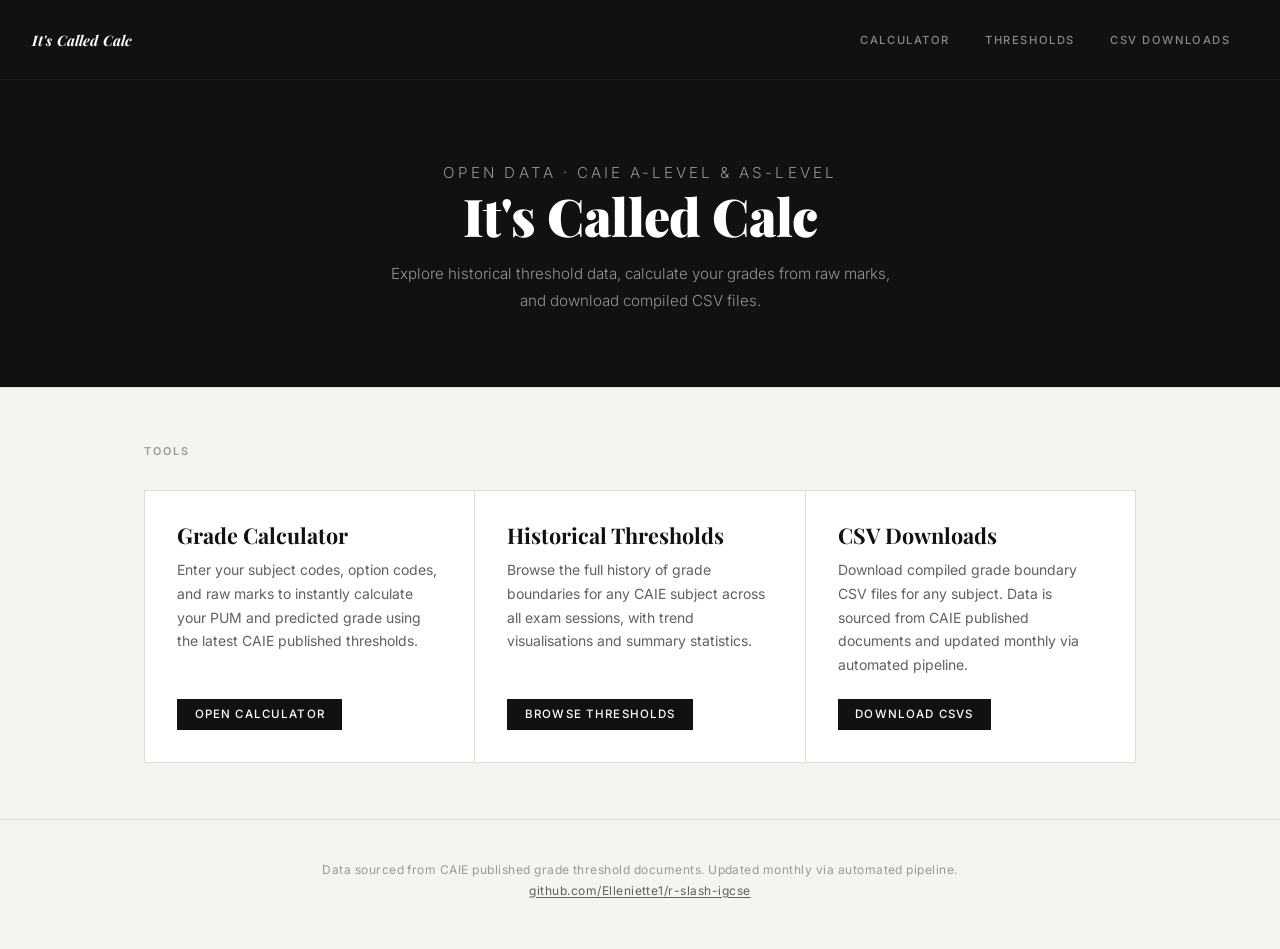
<file: docs/index.html>
<!doctype html>
<html lang="en">
<head>
  <meta charset="UTF-8" />
  <meta name="viewport" content="width=device-width, initial-scale=1.0" />
  <title>It's Called Calc</title>
  <link rel="stylesheet" href="site.css" />
  <style>
    *, *::before, *::after { box-sizing: border-box; }
    :root { color-scheme: light; }
    body {
      margin: 0;
      background: var(--c-bg);
      color: var(--c-ink);
      font-family: var(--f-sans);
      -webkit-font-smoothing: antialiased;
    }
    /* Hero */
    .hero {
      background: var(--c-ink);
      color: #fff;
      padding: 5rem 1.5rem 4.5rem;
      text-align: center;
    }
    .hero-eyebrow {
      font-family: var(--f-sans);
      font-size: .7rem;
      font-weight: 500;
      letter-spacing: .2em;
      text-transform: uppercase;
      color: rgba(255,255,255,.45);
      margin: 0 0 1.1rem;
    }
    .hero h1 {
      margin: 0 0 1.1rem;
      font-family: var(--f-serif);
      font-size: clamp(2rem, 5vw, 3.25rem);
      font-weight: 900;
      line-height: 1.1;
      letter-spacing: -.01em;
    }
    .hero p {
      margin: 0 auto;
      max-width: 520px;
      color: rgba(255,255,255,.55);
      font-size: .95rem;
      line-height: 1.75;
      font-weight: 300;
    }
    /* Divider */
    .section-rule {
      border: none;
      border-top: 1px solid var(--c-border);
      margin: 0;
    }
    /* Container */
    .container {
      max-width: 1040px;
      margin: 0 auto;
      padding: 3.5rem 1.5rem;
    }
    .section-label {
      font-family: var(--f-sans);
      font-size: .68rem;
      font-weight: 600;
      letter-spacing: .18em;
      text-transform: uppercase;
      color: var(--c-ink-3);
      margin: 0 0 2rem;
    }
    /* Feature grid */
    .feature-grid {
      display: grid;
      grid-template-columns: repeat(auto-fit, minmax(280px, 1fr));
      gap: 1px;
      background: var(--c-border);
      border: 1px solid var(--c-border);
    }
    .feature-card {
      background: var(--c-surface);
      padding: 2rem;
      display: flex;
      flex-direction: column;
      gap: .6rem;
    }
    .feature-card h2 {
      margin: 0;
      font-family: var(--f-serif);
      font-size: 1.35rem;
      font-weight: 700;
      line-height: 1.2;
    }
    .feature-card p {
      margin: 0;
      color: var(--c-ink-2);
      font-size: .875rem;
      line-height: 1.7;
      flex: 1;
    }
    .feature-card a.btn {
      display: inline-block;
      margin-top: .75rem;
      background: var(--c-ink);
      color: #fff;
      text-decoration: none;
      padding: .55rem 1.1rem;
      font-family: var(--f-sans);
      font-weight: 500;
      font-size: .72rem;
      letter-spacing: .1em;
      text-transform: uppercase;
      align-self: flex-start;
      transition: opacity .15s;
    }
    .feature-card a.btn:hover { opacity: .75; }
  </style>
</head>
<body>
  <header class="site-header">
    <a class="site-brand" href="index.html">It's Called Calc</a>
    <button class="nav-toggle" id="navToggle" aria-label="Toggle navigation" aria-expanded="false">☰</button>
    <nav class="site-nav" id="siteNav">
      <a href="calculator.html">Calculator</a>
      <a href="thresholds.html">Thresholds</a>
      <a href="downloads.html">CSV Downloads</a>
    </nav>
  </header>

  <div class="hero">
    <p class="hero-eyebrow">Open Data · CAIE A-Level &amp; AS-Level</p>
    <h1>It's Called Calc</h1>
    <p>Explore historical threshold data, calculate your grades from raw marks, and download compiled CSV files.</p>
  </div>

  <hr class="section-rule" />

  <div class="container">
    <p class="section-label">Tools</p>
    <div class="feature-grid">
      <div class="feature-card">
        <h2>Grade Calculator</h2>
        <p>Enter your subject codes, option codes, and raw marks to instantly calculate your PUM and predicted grade using the latest CAIE published thresholds.</p>
        <a class="btn" href="calculator.html">Open Calculator</a>
      </div>
      <div class="feature-card">
        <h2>Historical Thresholds</h2>
        <p>Browse the full history of grade boundaries for any CAIE subject across all exam sessions, with trend visualisations and summary statistics.</p>
        <a class="btn" href="thresholds.html">Browse Thresholds</a>
      </div>
      <div class="feature-card">
        <h2>CSV Downloads</h2>
        <p>Download compiled grade boundary CSV files for any subject. Data is sourced from CAIE published documents and updated monthly via automated pipeline.</p>
        <a class="btn" href="downloads.html">Download CSVs</a>
      </div>
    </div>
  </div>

  <footer class="site-footer">
    Data sourced from CAIE published grade threshold documents. Updated monthly via automated pipeline.<br>
    <a href="https://github.com/Elleniette1/r-slash-igcse" target="_blank" rel="noopener">github.com/Elleniette1/r-slash-igcse</a>
  </footer>

  <script src="site.js"></script>
</body>
</html>
</file>
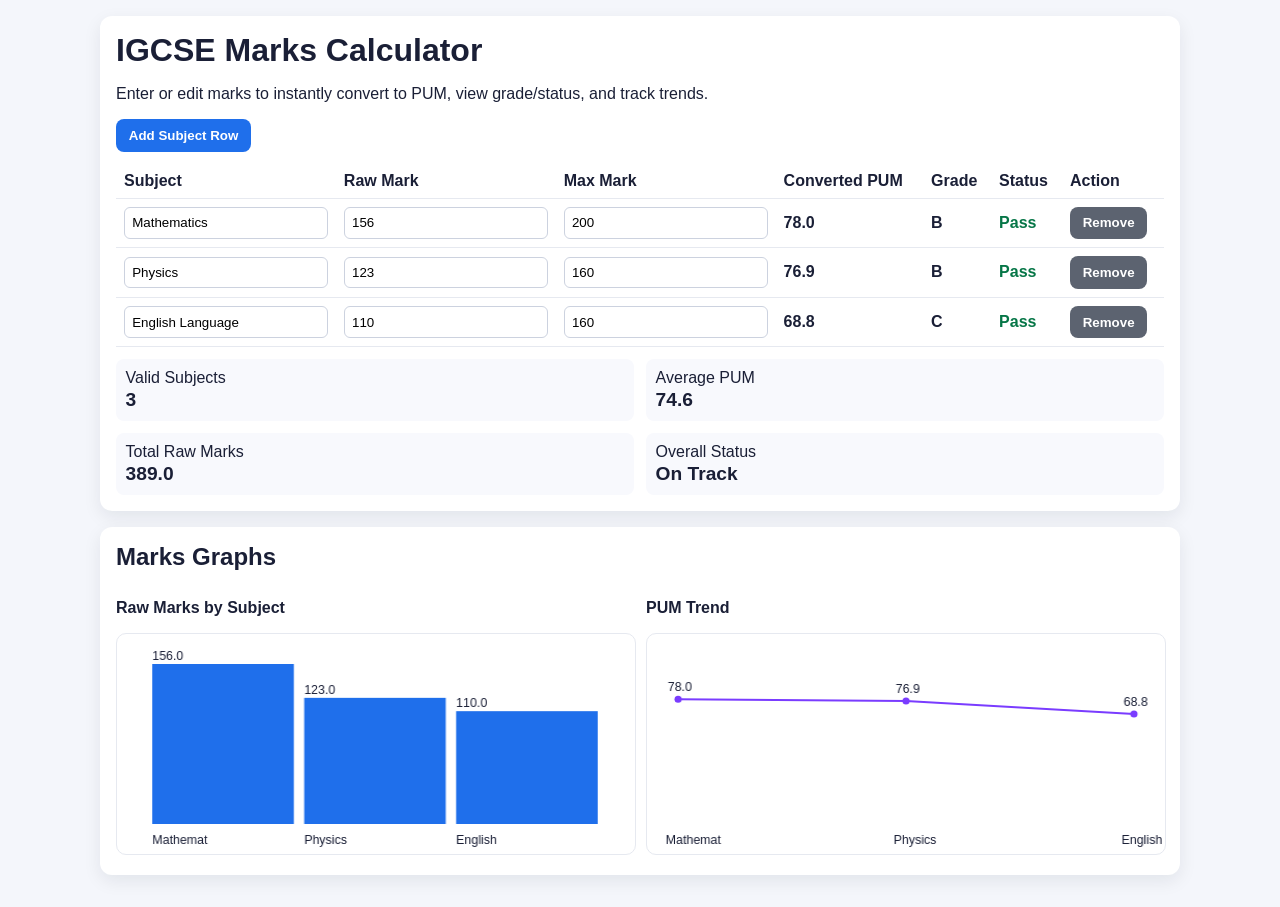
<file: calculator.html>
<!doctype html>
<html lang="en">
<head>
  <meta charset="UTF-8" />
  <meta name="viewport" content="width=device-width, initial-scale=1.0" />
  <title>IGCSE Marks Calculator</title>
  <style>
    :root {
      color-scheme: light;
      font-family: Arial, sans-serif;
    }
    body {
      margin: 0;
      background: #f4f6fb;
      color: #1a1f36;
    }
    .container {
      max-width: 1080px;
      margin: 0 auto;
      padding: 1rem;
    }
    .card {
      background: #fff;
      border-radius: 12px;
      box-shadow: 0 6px 18px rgba(15, 23, 42, 0.08);
      padding: 1rem;
      margin-bottom: 1rem;
    }
    h1, h2 {
      margin: 0 0 .75rem;
    }
    .toolbar {
      display: flex;
      gap: .5rem;
      flex-wrap: wrap;
      margin-bottom: .75rem;
    }
    button {
      border: 0;
      border-radius: 8px;
      padding: .55rem .8rem;
      font-weight: 600;
      cursor: pointer;
      background: #1f6feb;
      color: #fff;
    }
    button.secondary {
      background: #5c6370;
    }
    .table-wrap {
      overflow-x: auto;
    }
    table {
      border-collapse: collapse;
      width: 100%;
      min-width: 720px;
    }
    th, td {
      border-bottom: 1px solid #e6e9f0;
      padding: .5rem;
      text-align: left;
      vertical-align: middle;
    }
    input {
      width: 100%;
      box-sizing: border-box;
      border: 1px solid #ccd2df;
      border-radius: 6px;
      padding: .45rem;
    }
    .error input {
      border-color: #d92d20;
      background: #fff4f3;
    }
    .readonly {
      font-weight: 700;
    }
    .status-pass {
      color: #067647;
      font-weight: 700;
    }
    .status-review {
      color: #b54708;
      font-weight: 700;
    }
    .status-invalid {
      color: #d92d20;
      font-weight: 700;
    }
    .error-box {
      border-radius: 8px;
      background: #fff4f3;
      border: 1px solid #f4b4af;
      padding: .6rem;
      color: #b42318;
      margin: .5rem 0 .75rem;
      display: none;
    }
    .metrics {
      display: grid;
      grid-template-columns: repeat(2, minmax(160px, 1fr));
      gap: .75rem;
      margin-top: .75rem;
    }
    .metric {
      background: #f8f9fd;
      border-radius: 8px;
      padding: .6rem;
    }
    .metric strong {
      display: block;
      font-size: 1.2rem;
      margin-top: .15rem;
    }
    .charts {
      display: grid;
      grid-template-columns: repeat(auto-fit, minmax(280px, 1fr));
      gap: .75rem;
    }
    canvas {
      width: 100%;
      height: 220px;
      border: 1px solid #e6e9f0;
      border-radius: 10px;
      background: #fff;
    }
  </style>
</head>
<body>
  <div class="container">
    <div class="card">
      <h1>IGCSE Marks Calculator</h1>
      <p>Enter or edit marks to instantly convert to PUM, view grade/status, and track trends.</p>
      <div id="errors" class="error-box" aria-live="polite" role="alert"></div>
      <div class="toolbar">
        <button id="addRow" type="button">Add Subject Row</button>
      </div>
      <div class="table-wrap">
        <table>
          <thead>
            <tr>
              <th>Subject</th>
              <th>Raw Mark</th>
              <th>Max Mark</th>
              <th>Converted PUM</th>
              <th>Grade</th>
              <th>Status</th>
              <th>Action</th>
            </tr>
          </thead>
          <tbody id="marksBody"></tbody>
        </table>
      </div>
      <div class="metrics">
        <div class="metric">Valid Subjects<strong id="subjectCount">0</strong></div>
        <div class="metric">Average PUM<strong id="avgPum">0.0</strong></div>
        <div class="metric">Total Raw Marks<strong id="totalRaw">0</strong></div>
        <div class="metric">Overall Status<strong id="overallStatus">N/A</strong></div>
      </div>
    </div>

    <div class="card">
      <h2>Marks Graphs</h2>
      <div class="charts">
        <div>
          <p><strong>Raw Marks by Subject</strong></p>
          <canvas id="rawChart" width="500" height="220" role="img" aria-label="Bar chart showing raw marks by subject"></canvas>
        </div>
        <div>
          <p><strong>PUM Trend</strong></p>
          <canvas id="pumChart" width="500" height="220" role="img" aria-label="Line chart showing PUM trend across subjects"></canvas>
        </div>
      </div>
    </div>
  </div>

  <script>
    const defaults = {
      "Mathematics": 200,
      "English Language": 160,
      "Physics": 160,
      "Chemistry": 160,
      "Biology": 160,
      "Computer Science": 150
    };

    const marksBody = document.getElementById("marksBody");
    const errorBox = document.getElementById("errors");
    const MIN_CHART_SCALE = 1;
    const MIN_BAR_WIDTH = 18;
    const BAR_GAP = 10;
    const MAX_LABEL_LENGTH = 8;
    const DATA_POINT_RADIUS = 3.5;

    function gradeFromPum(pum) {
      if (pum >= 90) return "A*";
      if (pum >= 80) return "A";
      if (pum >= 70) return "B";
      if (pum >= 60) return "C";
      if (pum >= 50) return "D";
      if (pum >= 40) return "E";
      if (pum >= 30) return "F";
      if (pum >= 20) return "G";
      return "U";
    }

    function addRow(subject = "", raw = "", max = "") {
      const row = document.createElement("tr");
      const subjectCell = document.createElement("td");
      const subjectInput = document.createElement("input");
      subjectInput.type = "text";
      subjectInput.className = "subject";
      subjectInput.placeholder = "e.g. Mathematics";
      subjectInput.setAttribute("aria-label", "Subject name");
      subjectInput.value = subject;
      subjectCell.appendChild(subjectInput);

      const rawCell = document.createElement("td");
      const rawInput = document.createElement("input");
      rawInput.type = "number";
      rawInput.className = "raw";
      rawInput.min = "0";
      rawInput.step = "0.1";
      rawInput.setAttribute("aria-label", "Raw mark");
      rawInput.value = raw;
      rawCell.appendChild(rawInput);

      const maxCell = document.createElement("td");
      const maxInput = document.createElement("input");
      maxInput.type = "number";
      maxInput.className = "max";
      maxInput.min = "0.1";
      maxInput.step = "0.1";
      maxInput.setAttribute("aria-label", "Maximum mark");
      maxInput.value = max;
      maxCell.appendChild(maxInput);

      const pumCell = document.createElement("td");
      pumCell.className = "readonly pum";
      pumCell.textContent = "-";

      const gradeCell = document.createElement("td");
      gradeCell.className = "readonly grade";
      gradeCell.textContent = "-";

      const statusCell = document.createElement("td");
      statusCell.className = "readonly status";
      statusCell.textContent = "-";

      const actionCell = document.createElement("td");
      const removeButton = document.createElement("button");
      removeButton.type = "button";
      removeButton.className = "secondary remove";
      removeButton.setAttribute("aria-label", "Remove this subject row");
      removeButton.textContent = "Remove";
      actionCell.appendChild(removeButton);

      row.append(subjectCell, rawCell, maxCell, pumCell, gradeCell, statusCell, actionCell);
      marksBody.appendChild(row);

      row.querySelector(".subject").addEventListener("input", () => {
        const subjectInput = row.querySelector(".subject");
        const maxInput = row.querySelector(".max");
        const maybeMax = defaults[subjectInput.value.trim()];
        if (maybeMax && !maxInput.value) {
          maxInput.value = maybeMax;
        }
        recalculate();
      });

      row.querySelectorAll("input").forEach((input) => {
        input.addEventListener("input", recalculate);
      });

      row.querySelector(".remove").addEventListener("click", () => {
        row.remove();
        if (!marksBody.children.length) {
          addRow();
        }
        recalculate();
      });
    }

    function recalculate() {
      const rows = Array.from(marksBody.querySelectorAll("tr"));
      const errors = [];
      const validRows = [];

      rows.forEach((row, index) => {
        row.classList.remove("error");
        const subject = row.querySelector(".subject").value.trim() || `Subject ${index + 1}`;
        const raw = Number(row.querySelector(".raw").value);
        const max = Number(row.querySelector(".max").value);
        const pumCell = row.querySelector(".pum");
        const gradeCell = row.querySelector(".grade");
        const statusCell = row.querySelector(".status");
        row.querySelector(".remove").setAttribute("aria-label", `Remove ${subject} row`);

        if (!Number.isFinite(raw) || !Number.isFinite(max) || max <= 0 || raw < 0 || raw > max) {
          row.classList.add("error");
          pumCell.textContent = "Invalid";
          gradeCell.textContent = "-";
          statusCell.textContent = "Fix input";
          statusCell.className = "readonly status status-invalid";
          errors.push(`${subject}: enter a valid raw mark between 0 and max mark.`);
          return;
        }

        // Percentage Uniform Mark (PUM): (raw / max) * 100 rounded to 1 decimal place.
        // Multiplying by 1000 then dividing by 10 keeps a numeric value while rounding to 0.1.
        const pum = Math.round((raw / max) * 1000) / 10;
        const grade = gradeFromPum(pum);
        const status = pum >= 40 ? "Pass" : "Review";

        pumCell.textContent = pum.toFixed(1);
        gradeCell.textContent = grade;
        statusCell.textContent = status;
        statusCell.className = `readonly status ${status === "Pass" ? "status-pass" : "status-review"}`;

        validRows.push({ subject, raw, pum });
      });

      if (errors.length) {
        errorBox.style.display = "block";
        errorBox.textContent = "";
        const heading = document.createElement("strong");
        heading.textContent = "Validation:";
        const list = document.createElement("ul");
        errors.forEach((message) => {
          const item = document.createElement("li");
          item.textContent = message;
          list.appendChild(item);
        });
        errorBox.appendChild(heading);
        errorBox.appendChild(list);
      } else {
        errorBox.style.display = "none";
        errorBox.textContent = "";
      }

      const subjectCount = validRows.length;
      const totalRaw = validRows.reduce((sum, row) => sum + row.raw, 0);
      const avgPum = subjectCount ? validRows.reduce((sum, row) => sum + row.pum, 0) / subjectCount : 0;

      document.getElementById("subjectCount").textContent = String(subjectCount);
      document.getElementById("totalRaw").textContent = totalRaw.toFixed(1);
      document.getElementById("avgPum").textContent = avgPum.toFixed(1);
      document.getElementById("overallStatus").textContent = !subjectCount
        ? "N/A"
        : avgPum >= 40
          ? "On Track"
          : "Needs Improvement";

      drawBarChart("rawChart", validRows.map((r) => r.subject), validRows.map((r) => r.raw), "#1f6feb");
      drawLineChart("pumChart", validRows.map((r) => r.subject), validRows.map((r) => r.pum), "#7a3cff");
    }

    function drawBarChart(canvasId, labels, values, color) {
      const canvas = document.getElementById(canvasId);
      const ctx = canvas.getContext("2d");
      const w = canvas.width;
      const h = canvas.height;
      ctx.clearRect(0, 0, w, h);

      if (!values.length) {
        canvas.setAttribute("aria-label", "Raw marks chart: no valid rows to plot");
        ctx.fillStyle = "#5c6370";
        ctx.fillText("No valid rows to plot.", 12, 30);
        return;
      }
      canvas.setAttribute("aria-label", "Raw marks chart by subject");

      const maxValue = Math.max(...values, MIN_CHART_SCALE);
      const padding = 30;
      const barAreaWidth = w - padding * 2;
      const barWidth = Math.max(MIN_BAR_WIDTH, barAreaWidth / values.length - BAR_GAP);

      values.forEach((v, i) => {
        const x = padding + i * (barAreaWidth / values.length) + 4;
        const barHeight = ((h - padding * 2) * v) / maxValue;
        const y = h - padding - barHeight;

        ctx.fillStyle = color;
        ctx.fillRect(x, y, barWidth, barHeight);
        ctx.fillStyle = "#1a1f36";
        ctx.font = "12px Arial";
        ctx.fillText(String(v.toFixed(1)), x, y - 4);
        ctx.fillText(labels[i].slice(0, MAX_LABEL_LENGTH), x, h - 10);
      });
    }

    function drawLineChart(canvasId, labels, values, color) {
      const canvas = document.getElementById(canvasId);
      const ctx = canvas.getContext("2d");
      const w = canvas.width;
      const h = canvas.height;
      ctx.clearRect(0, 0, w, h);

      if (!values.length) {
        canvas.setAttribute("aria-label", "PUM trend chart: no valid rows to plot");
        ctx.fillStyle = "#5c6370";
        ctx.fillText("No valid rows to plot.", 12, 30);
        return;
      }
      canvas.setAttribute("aria-label", "PUM trend chart across subjects");

      const padding = 30;
      const xStep = values.length > 1 ? (w - padding * 2) / (values.length - 1) : 0;

      ctx.strokeStyle = color;
      ctx.lineWidth = 2;
      ctx.beginPath();
      values.forEach((v, i) => {
        const x = values.length === 1 ? w / 2 : padding + i * xStep;
        const y = h - padding - ((h - padding * 2) * v) / 100;
        if (i === 0) ctx.moveTo(x, y);
        else ctx.lineTo(x, y);
      });
      ctx.stroke();

      values.forEach((v, i) => {
        const x = values.length === 1 ? w / 2 : padding + i * xStep;
        const y = h - padding - ((h - padding * 2) * v) / 100;
        ctx.fillStyle = color;
        ctx.beginPath();
        ctx.arc(x, y, DATA_POINT_RADIUS, 0, Math.PI * 2);
        ctx.fill();
        ctx.fillStyle = "#1a1f36";
        ctx.font = "12px Arial";
        ctx.fillText(v.toFixed(1), x - 10, y - 8);
        ctx.fillText(labels[i].slice(0, MAX_LABEL_LENGTH), x - 12, h - 10);
      });
    }

    document.getElementById("addRow").addEventListener("click", () => {
      addRow();
      recalculate();
    });

    addRow("Mathematics", "156", "200");
    addRow("Physics", "123", "160");
    addRow("English Language", "110", "160");
    recalculate();
  </script>
</body>
</html>
</file>
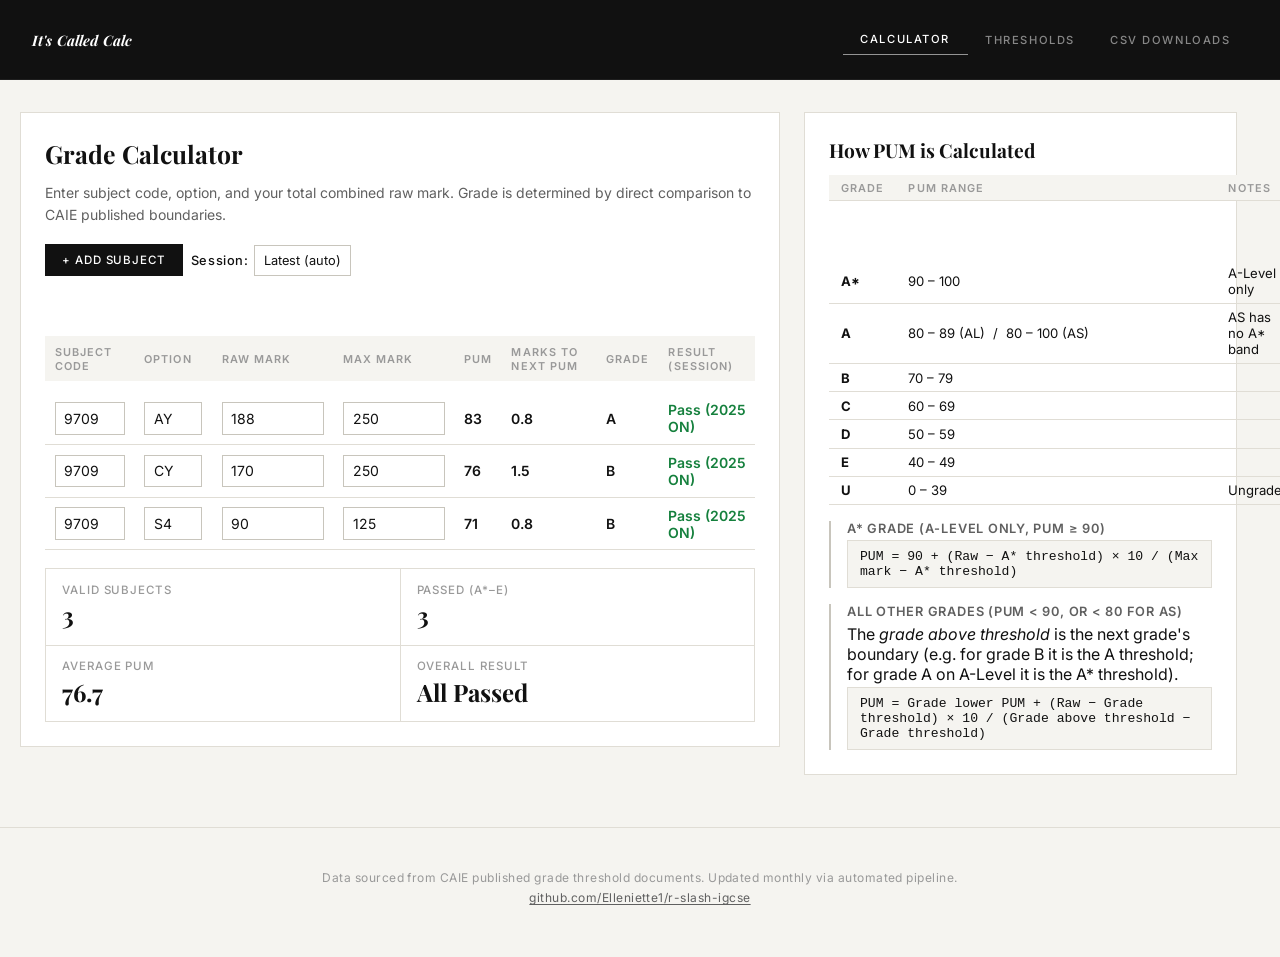
<file: docs/calculator.html>
<!doctype html>
<html lang="en">
<head>
  <meta charset="UTF-8" />
  <meta name="viewport" content="width=device-width, initial-scale=1.0" />
  <title>Calculator – It's Called Calc</title>
  <link rel="stylesheet" href="site.css" />
  <style>
    *, *::before, *::after { box-sizing: border-box; }
    :root { color-scheme: light; }
    body {
      margin: 0;
      background: var(--c-bg);
      color: var(--c-ink);
      font-family: var(--f-sans);
      -webkit-font-smoothing: antialiased;
    }
    .container {
      max-width: 1400px;
      margin: 0 auto;
      padding: 2rem 1.25rem;
    }
    .card {
      background: var(--c-surface);
      border: 1px solid var(--c-border);
      padding: 1.5rem;
      margin-bottom: 1.25rem;
    }
    .card-title {
      font-family: var(--f-serif);
      font-size: 1.55rem;
      font-weight: 700;
      margin: 0 0 .3rem;
    }
    .card-subtitle {
      color: var(--c-ink-2);
      font-size: .875rem;
      margin: 0 0 1.1rem;
      line-height: 1.6;
    }
    h1, h2 { font-family: var(--f-serif); margin: 0 0 .75rem; }
    h1 { font-size: 1.55rem; font-weight: 700; }
    h2 { font-size: 1.2rem; font-weight: 700; }
    .toolbar {
      display: flex;
      gap: .5rem;
      flex-wrap: wrap;
      align-items: center;
      margin-bottom: .9rem;
    }
    button {
      border: 1px solid var(--c-ink);
      background: var(--c-ink);
      color: #fff;
      padding: .5rem 1rem;
      font-family: var(--f-sans);
      font-weight: 500;
      font-size: .72rem;
      letter-spacing: .08em;
      text-transform: uppercase;
      cursor: pointer;
      transition: opacity .15s;
    }
    button:hover { opacity: .75; }
    button.secondary {
      background: transparent;
      color: var(--c-ink);
      border-color: var(--c-border-dark);
      font-size: .68rem;
    }
    button.secondary:hover { background: var(--c-bg); opacity: 1; }
    .table-wrap { overflow-x: auto; }
    table {
      border-collapse: collapse;
      width: 100%;
      min-width: 820px;
      font-size: .875rem;
    }
    th, td {
      border-bottom: 1px solid var(--c-border);
      padding: .55rem .6rem;
      text-align: left;
      vertical-align: middle;
    }
    thead th {
      font-family: var(--f-sans);
      font-size: .68rem;
      font-weight: 600;
      letter-spacing: .1em;
      text-transform: uppercase;
      color: var(--c-ink-3);
      background: var(--c-bg);
      position: sticky;
      top: calc(var(--header-h) - 2.2rem);
      z-index: 1;
    }
    tbody tr:first-child td {
      padding-top: 4rem;
    }
    input, select {
      width: 100%;
      box-sizing: border-box;
      border: 1px solid var(--c-border-dark);
      padding: .42rem .55rem;
      background: var(--c-surface);
      font-family: var(--f-sans);
      font-size: .875rem;
      color: var(--c-ink);
      border-radius: 0;
      appearance: none;
      -webkit-appearance: none;
    }
    input:focus, select:focus {
      outline: 2px solid var(--c-ink);
      outline-offset: -1px;
    }
    .error input, .error select {
      border-color: #b91c1c;
      background: #fef2f2;
    }
    .formula-section {
      margin-top: 1rem;
      border-left: 2px solid var(--c-border-dark);
      padding-left: 1rem;
    }
    .formula-section h3 {
      margin: 0 0 .25rem;
      font-family: var(--f-sans);
      font-size: .8rem;
      font-weight: 600;
      letter-spacing: .06em;
      text-transform: uppercase;
      color: var(--c-ink-2);
    }
    .formula {
      background: var(--c-bg);
      border: 1px solid var(--c-border);
      padding: .5rem .75rem;
      font-family: 'SFMono-Regular', Consolas, monospace;
      font-size: .82rem;
      color: var(--c-ink);
      margin-top: .2rem;
    }
    .formula-table {
      min-width: 100%;
      width: 100%;
      margin: .5rem 0 .75rem;
      font-size: .82rem;
    }
    .formula-table th:nth-child(2),
    .formula-table td:nth-child(2) {
      min-width: 20rem;
      white-space: normal;
    }
    .formula-table th, .formula-table td { padding: .35rem .75rem; }
    .readonly { font-weight: 600; }
    .status-pass   { color: #15803d; font-weight: 600; }
    .status-ungraded { color: #b91c1c; font-weight: 600; }
    .status-invalid  { color: #b91c1c; font-weight: 600; }
    .error-box {
      border: 1px solid #fca5a5;
      background: #fef2f2;
      padding: .65rem .85rem;
      color: #991b1b;
      font-size: .85rem;
      margin: .5rem 0 .9rem;
      display: none;
    }
    .metrics {
      display: grid;
      grid-template-columns: repeat(2, minmax(140px, 1fr));
      gap: 1px;
      background: var(--c-border);
      border: 1px solid var(--c-border);
      margin-top: 1.1rem;
    }
    .metric {
      background: var(--c-surface);
      padding: .85rem 1rem;
      font-size: .72rem;
      font-weight: 500;
      letter-spacing: .08em;
      text-transform: uppercase;
      color: var(--c-ink-3);
    }
    .metric strong {
      display: block;
      font-family: var(--f-serif);
      font-size: 1.5rem;
      font-weight: 700;
      letter-spacing: normal;
      text-transform: none;
      color: var(--c-ink);
      margin-top: .15rem;
    }
    /* Side-by-side layout: main calculator + PUM explanation */
    .calc-layout {
      display: grid;
      grid-template-columns: minmax(760px, 1.25fr) minmax(420px, 0.95fr);
      gap: 1.5rem;
      align-items: start;
    }
    @media (max-width: 860px) {
      .calc-layout { grid-template-columns: 1fr; }
    }
    /* Session select inline */
    .toolbar label {
      display: flex;
      align-items: center;
      gap: .4rem;
      font-size: .8rem;
      font-weight: 500;
      letter-spacing: .04em;
    }
    .toolbar label select { width: auto; font-size: .8rem; }
  </style>
</head>
<body>
  <header class="site-header">
    <a class="site-brand" href="index.html">It's Called Calc</a>
    <button class="nav-toggle" id="navToggle" aria-label="Toggle navigation" aria-expanded="false">☰</button>
    <nav class="site-nav" id="siteNav">
      <a href="calculator.html" class="active">Calculator</a>
      <a href="thresholds.html">Thresholds</a>
      <a href="downloads.html">CSV Downloads</a>
    </nav>
  </header>
  <div class="container">
    <div class="calc-layout">
      <div class="card">
        <h1>Grade Calculator</h1>
        <p class="card-subtitle">Enter subject code, option, and your total combined raw mark. Grade is determined by direct comparison to CAIE published boundaries.</p>
        <div id="errors" class="error-box" aria-live="polite" role="alert"></div>
        <div class="toolbar">
          <button id="addRow" type="button">+ Add Subject</button>
          <label>
            Session:
            <select id="sessionSelect">
              <option value="">Latest (auto)</option>
              <option value="2025 on">2025 ON</option>
              <option value="2025 mj">2025 MJ</option>
              <option value="2025 fm">2025 FM</option>
              <option value="2024 on">2024 ON</option>
              <option value="2024 mj">2024 MJ</option>
              <option value="2024 fm">2024 FM</option>
              <option value="2023 on">2023 ON</option>
              <option value="2023 mj">2023 MJ</option>
              <option value="2023 fm">2023 FM</option>
              <option value="2022 on">2022 ON</option>
              <option value="2022 mj">2022 MJ</option>
              <option value="2022 fm">2022 FM</option>
            </select>
          </label>
        </div>
        <div class="table-wrap">
          <table>
            <thead>
              <tr>
                <th>Subject Code</th>
                <th>Option</th>
                <th>Raw Mark</th>
                <th>Max Mark</th>
                <th>PUM</th>
                <th>Marks to Next PUM</th>
                <th>Grade</th>
                <th>Result (Session)</th>
                <th>Action</th>
              </tr>
            </thead>
            <tbody id="marksBody"></tbody>
          </table>
        </div>
        <div class="metrics">
          <div class="metric">Valid Subjects<strong id="subjectCount">0</strong></div>
          <div class="metric">Passed (A*–E)<strong id="gradedCount">0</strong></div>
          <div class="metric">Average PUM<strong id="avgPum">0.0</strong></div>
          <div class="metric">Overall Result<strong id="overallStatus">N/A</strong></div>
        </div>
      </div>

      <div class="card">
        <h2>How PUM is Calculated</h2>
        <table class="formula-table">
          <thead>
            <tr><th>Grade</th><th>PUM range</th><th>Notes</th></tr>
          </thead>
          <tbody>
            <tr><td><strong>A*</strong></td><td>90 – 100</td><td>A-Level only</td></tr>
            <tr><td><strong>A</strong></td><td>80 – 89 (AL) &nbsp;/&nbsp; 80 – 100 (AS)</td><td>AS has no A* band</td></tr>
            <tr><td><strong>B</strong></td><td>70 – 79</td><td></td></tr>
            <tr><td><strong>C</strong></td><td>60 – 69</td><td></td></tr>
            <tr><td><strong>D</strong></td><td>50 – 59</td><td></td></tr>
            <tr><td><strong>E</strong></td><td>40 – 49</td><td></td></tr>
            <tr><td><strong>U</strong></td><td>0 – 39</td><td>Ungraded</td></tr>
          </tbody>
        </table>
        <div class="formula-section">
          <h3>A* grade (A-Level only, PUM ≥ 90)</h3>
          <div class="formula">PUM = 90 + (Raw − A* threshold) × 10 / (Max mark − A* threshold)</div>
        </div>
        <div class="formula-section">
          <h3>All other grades (PUM &lt; 90, or &lt; 80 for AS)</h3>
          <p style="margin:.3rem 0 0">The <em>grade above threshold</em> is the next grade's boundary (e.g. for grade B it is the A threshold; for grade A on A-Level it is the A* threshold).</p>
          <div class="formula">PUM = Grade lower PUM + (Raw − Grade threshold) × 10 / (Grade above threshold − Grade threshold)</div>
        </div>
      </div>
    </div>
  </div>

  <script>
    const TABLES_BASE_PATH = "./output/tables";
    const thresholdsCache = new Map();
    const marksBody = document.getElementById("marksBody");
    const errorBox = document.getElementById("errors");

    const SUBJECT_CODES = [
      "8021","8022","8027","8028","8041","8238","8281","8291","8386","8665",
      "8673","8675","8679","8680","8681","8682","8683","8684","8685","8686",
      "8687","8689","8695","9011","9084","9093","9231","9239","9274","9395",
      "9396","9479","9481","9482","9483","9484","9487","9488","9489","9607",
      "9609","9618","9626","9631","9676","9679","9680","9686","9687","9689",
      "9693","9694","9695","9696","9699","9700","9701","9702","9705","9706",
      "9708","9709","9715","9716","9717","9718","9719","9844","9868","9897",
      "9898","9980","9990"
    ];

    function parseCsv(text) {
      const rows = [];
      let row = [];
      let field = "";
      let inQuotes = false;
      for (let i = 0; i < text.length; i += 1) {
        const char = text[i];
        const next = text[i + 1];
        if (char === "\"" && inQuotes && next === "\"") {
          field += "\"";
          i += 1;
          continue;
        }
        if (char === "\"") {
          inQuotes = !inQuotes;
          continue;
        }
        if (char === "," && !inQuotes) {
          row.push(field);
          field = "";
          continue;
        }
        if ((char === "\n" || char === "\r") && !inQuotes) {
          if (char === "\r" && next === "\n") i += 1;
          row.push(field);
          if (row.some((value) => value.trim() !== "")) {
            rows.push(row);
          }
          row = [];
          field = "";
          continue;
        }
        field += char;
      }
      row.push(field);
      if (row.some((value) => value.trim() !== "")) {
        rows.push(row);
      }
      return rows;
    }

    function parseThresholdNumber(value) {
      if (value === null || value === undefined) return NaN;
      const cleaned = String(value).trim().replace(/,/g, "");
      if (!cleaned || cleaned === "–" || cleaned === "-") return NaN;
      const parsed = Number(cleaned);
      return Number.isFinite(parsed) ? parsed : NaN;
    }

    function rawForPumTarget(targetPum, thresholdRow, max) {
      const astar = parseThresholdNumber(thresholdRow["a*"]);
      const a = parseThresholdNumber(thresholdRow.a);
      const b = parseThresholdNumber(thresholdRow.b);
      const c = parseThresholdNumber(thresholdRow.c);
      const d = parseThresholdNumber(thresholdRow.d);
      const e = parseThresholdNumber(thresholdRow.e);
      const hasAstar = Number.isFinite(astar);

      if (targetPum >= 90 && hasAstar) {
        return max > astar ? astar + (targetPum - 90) * (max - astar) / 10 : max;
      }

      if (targetPum >= 80) {
        const upper = hasAstar ? astar : max;
        const upperPum = hasAstar ? 90 : 100;
        return Number.isFinite(a) && upper > a
          ? a + (targetPum - 80) * (upper - a) / (upperPum - 80)
          : upper;
      }

      if (targetPum >= 70) {
        return Number.isFinite(b) && Number.isFinite(a) && a > b
          ? b + (targetPum - 70) * (a - b) / 10
          : b;
      }

      if (targetPum >= 60) {
        return Number.isFinite(c) && Number.isFinite(b) && b > c
          ? c + (targetPum - 60) * (b - c) / 10
          : c;
      }

      if (targetPum >= 50) {
        return Number.isFinite(d) && Number.isFinite(c) && c > d
          ? d + (targetPum - 50) * (c - d) / 10
          : d;
      }

      if (targetPum >= 40) {
        return Number.isFinite(e) && Number.isFinite(d) && d > e
          ? e + (targetPum - 40) * (d - e) / 10
          : e;
      }

      return Number.isFinite(e) && e > 0 ? (targetPum * e) / 40 : NaN;
    }

    function marksToNextPum(raw, thresholdRow, max) {
      const exactPum = rawToPum(raw, thresholdRow, max);
      if (!Number.isFinite(exactPum)) return null;
      const currentPum = Math.floor(exactPum);
      if (currentPum >= 100) return null;
      const targetRaw = rawForPumTarget(currentPum + 1, thresholdRow, max);
      if (!Number.isFinite(targetRaw)) return null;
      return Math.max(0, targetRaw - raw);
    }

    function monthRank(month) {
      const key = String(month || "").trim().toLowerCase();
      if (key === "fm") return 1;
      if (key === "mj") return 2;
      if (key === "on") return 3;
      return 0;
    }

    function normalizeCsvRows(csvRows) {
      if (!csvRows.length) return [];
      const headers = csvRows[0].map((header) => String(header || "").trim().toLowerCase());
      return csvRows.slice(1).map((values) => {
        const record = {};
        headers.forEach((header, index) => {
          record[header] = String(values[index] ?? "").trim();
        });
        return record;
      });
    }

    async function getThresholdRows(subjectCode) {
      const key = subjectCode.trim().toUpperCase();
      if (!thresholdsCache.has(key)) {
        thresholdsCache.set(key, (async () => {
          const response = await fetch(`${TABLES_BASE_PATH}/${key}_all.csv`, { cache: "no-store" });
          if (!response.ok) {
            throw new Error(`No threshold table found for subject code ${key}.`);
          }
          const text = await response.text();
          return normalizeCsvRows(parseCsv(text));
        })());
      }
      return thresholdsCache.get(key);
    }

    function selectThresholdRow(rows, optionCode, session) {
      const option = optionCode.trim().toUpperCase();
      const matching = rows.filter((row) => String(row.option || "").trim().toUpperCase() === option);
      if (!matching.length) return null;
      if (session) {
        const parts = session.trim().split(/\s+/);
        const year = parts[0];
        const month = (parts[1] || "").toLowerCase();
        const exact = matching.find((r) => r.year === year && (r.month || "").toLowerCase() === month);
        if (exact) return exact;
      }
      matching.sort((a, b) => {
        const yearA = Number(a.year) || 0;
        const yearB = Number(b.year) || 0;
        if (yearA !== yearB) return yearB - yearA;
        return monthRank(b.month) - monthRank(a.month);
      });
      return matching[0];
    }

    async function populateOptionDropdown(row, subjectCode, selectedOption) {
      const select = row.querySelector(".option-code");
      select.innerHTML = "";
      const blank = document.createElement("option");
      blank.value = "";
      blank.textContent = subjectCode ? "– select –" : "– select subject first –";
      select.appendChild(blank);
      if (!subjectCode) return;
      try {
        const rows = await getThresholdRows(subjectCode);
        const optionSet = new Set();
        rows.forEach((r) => {
          const yr = Number(r.year);
          const mo = (r.month || "").trim().toLowerCase();
          if (yr >= 2000 && (mo === "mj" || mo === "on" || mo === "fm")) {
            optionSet.add((r.option || "").trim().toUpperCase());
          }
        });
        [...optionSet].sort().forEach((opt) => {
          const o = document.createElement("option");
          o.value = opt;
          o.textContent = opt;
          if (opt === selectedOption.toUpperCase()) o.selected = true;
          select.appendChild(o);
        });
      } catch {
        // Subject not found — leave dropdown with only the blank option.
      }
    }

    function gradeFromThresholds(raw, thresholdRow) {
      const boundaries = [
        ["A*", parseThresholdNumber(thresholdRow["a*"])],
        ["A", parseThresholdNumber(thresholdRow.a)],
        ["B", parseThresholdNumber(thresholdRow.b)],
        ["C", parseThresholdNumber(thresholdRow.c)],
        ["D", parseThresholdNumber(thresholdRow.d)],
        ["E", parseThresholdNumber(thresholdRow.e)]
      ];
      for (const [grade, threshold] of boundaries) {
        if (Number.isFinite(threshold) && raw >= threshold) {
          return grade;
        }
      }
      return "U";
    }

    function rawToPum(raw, thresholdRow, max) {
      const astar = parseThresholdNumber(thresholdRow["a*"]);
      const a = parseThresholdNumber(thresholdRow.a);
      const b = parseThresholdNumber(thresholdRow.b);
      const c = parseThresholdNumber(thresholdRow.c);
      const d = parseThresholdNumber(thresholdRow.d);
      const e = parseThresholdNumber(thresholdRow.e);
      const hasAstar = Number.isFinite(astar);

      // A* band (AL only): PUM = 90 + (raw - A*) * 10 / (max - A*)
      // If max equals the A* threshold (malformed data), award PUM 100 rather than dividing by zero.
      if (hasAstar && raw >= astar) {
        return max > astar ? 90 + (raw - astar) * 10 / (max - astar) : 100;
      }

      // A band: upper boundary is A* threshold (AL) or max mark (AS)
      if (Number.isFinite(a) && raw >= a) {
        const upper = hasAstar ? astar : max;
        const upperPum = hasAstar ? 90 : 100;
        return upper > a ? 80 + (raw - a) * (upperPum - 80) / (upper - a) : upperPum;
      }

      // B band
      if (Number.isFinite(b) && raw >= b) {
        return Number.isFinite(a) && a > b ? 70 + (raw - b) * 10 / (a - b) : 80;
      }

      // C band
      if (Number.isFinite(c) && raw >= c) {
        return Number.isFinite(b) && b > c ? 60 + (raw - c) * 10 / (b - c) : 70;
      }

      // D band
      if (Number.isFinite(d) && raw >= d) {
        return Number.isFinite(c) && c > d ? 50 + (raw - d) * 10 / (c - d) : 60;
      }

      // E band
      if (Number.isFinite(e) && raw >= e) {
        return Number.isFinite(d) && d > e ? 40 + (raw - e) * 10 / (d - e) : 50;
      }

      // U band: linear from 0 to 40 below E threshold
      return Number.isFinite(e) && e > 0 ? raw * 40 / e : 0;
    }

    function formatMarksToNextPum(value) {
      return Number.isFinite(value) ? value.toFixed(1) : "-";
    }

    // --- Max mark tooltip ---
    const maxMarkTooltipEl = document.createElement("div");
    maxMarkTooltipEl.id = "maxMarkTooltip";
    Object.assign(maxMarkTooltipEl.style, {
      display: "none",
      position: "fixed",
      zIndex: "1000",
      background: "#ffffff",
      border: "1px solid #e0ddd5",
      borderRadius: "0",
      padding: ".6rem .75rem",
      boxShadow: "0 4px 16px rgba(0,0,0,.08)",
      maxWidth: "700px",
      overflowX: "auto",
      fontFamily: "'SFMono-Regular', Consolas, monospace",
      fontSize: ".78rem",
      whiteSpace: "pre",
      lineHeight: "1.5"
    });
    document.body.appendChild(maxMarkTooltipEl);

    function hideMaxMarkTooltip() {
      maxMarkTooltipEl.style.display = "none";
    }

    async function showMaxMarkTooltip(inputEl, tableRow) {
      const subjectCode = tableRow.querySelector(".subject-code").value.trim().toUpperCase();
      const optionCode = tableRow.querySelector(".option-code").value.trim().toUpperCase();
      if (!subjectCode || !optionCode) return;

      let thresholdRows;
      try {
        thresholdRows = await getThresholdRows(subjectCode);
      } catch {
        return;
      }

      const option = optionCode.trim().toUpperCase();
      let rows = thresholdRows.filter((r) => String(r.option || "").trim().toUpperCase() === option);
      rows.sort((a, b) => {
        const yA = Number(a.year) || 0;
        const yB = Number(b.year) || 0;
        if (yA !== yB) return yB - yA;
        return monthRank(b.month) - monthRank(a.month);
      });
      if (!rows.length) return;

      const session = document.getElementById("sessionSelect").value;
      const matchingRow = selectThresholdRow(thresholdRows, optionCode, session);
      let centerIdx = matchingRow
        ? rows.findIndex((r) => r.year === matchingRow.year && r.month === matchingRow.month)
        : 0;
      if (centerIdx < 0) centerIdx = 0;

      const start = Math.max(0, centerIdx - 3);
      const end = Math.min(rows.length, centerIdx + 4);
      const displayRows = rows.slice(start, end);

      const cols   = ["year", "month", "a*", "a", "b", "c", "d", "e", "maximum mark after weighting"];
      const labels = ["Year", "Month", "A*",  "A", "B", "C", "D", "E", "Max Mark"];
      const widths = labels.map((lbl, i) => {
        const maxData = Math.max(...displayRows.map((r) => String(r[cols[i]] ?? "").length));
        return Math.max(lbl.length, maxData);
      });

      const headerRow = "| " + labels.map((lbl, i) => lbl.padEnd(widths[i])).join(" | ") + " |";
      const sepRow    = "| " + widths.map((w) => "-".repeat(w)).join(" | ") + " |";
      const dataRows  = displayRows.map((r, idx) => {
        const marker = (start + idx) === centerIdx ? ">" : " ";
        return marker + "| " + cols.map((col, i) => String(r[col] ?? "").padEnd(widths[i])).join(" | ") + " |";
      });

      maxMarkTooltipEl.textContent = [headerRow, sepRow, ...dataRows].join("\n");
      maxMarkTooltipEl.style.display = "block";
      const rect = inputEl.getBoundingClientRect();
      maxMarkTooltipEl.style.top  = `${rect.bottom + 4}px`;
      maxMarkTooltipEl.style.left = `${rect.left}px`;
    }

    async function addRow(subjectCode = "", optionCode = "", raw = "", max = "") {
      const row = document.createElement("tr");

      const subjectCell = document.createElement("td");
      const subjectSelect = document.createElement("select");
      subjectSelect.className = "subject-code";
      subjectSelect.setAttribute("aria-label", "Subject code");
      const subjectBlank = document.createElement("option");
      subjectBlank.value = "";
      subjectBlank.textContent = "– select –";
      subjectSelect.appendChild(subjectBlank);
      SUBJECT_CODES.forEach((code) => {
        const opt = document.createElement("option");
        opt.value = code;
        opt.textContent = code;
        if (code === subjectCode.toUpperCase()) opt.selected = true;
        subjectSelect.appendChild(opt);
      });
      subjectCell.appendChild(subjectSelect);

      const optionCell = document.createElement("td");
      const optionSelect = document.createElement("select");
      optionSelect.className = "option-code";
      optionSelect.setAttribute("aria-label", "Option code");
      const optionBlank = document.createElement("option");
      optionBlank.value = "";
      optionBlank.textContent = subjectCode ? "– select –" : "– select subject first –";
      optionSelect.appendChild(optionBlank);
      optionCell.appendChild(optionSelect);

      const rawCell = document.createElement("td");
      const rawInput = document.createElement("input");
      rawInput.type = "number";
      rawInput.className = "raw";
      rawInput.min = "0";
      rawInput.step = "0.1";
      rawInput.setAttribute("aria-label", "Raw mark");
      rawInput.value = raw;
      rawCell.appendChild(rawInput);

      const maxCell = document.createElement("td");
      const maxInput = document.createElement("input");
      maxInput.type = "number";
      maxInput.className = "max";
      maxInput.min = "0.1";
      maxInput.step = "0.1";
      maxInput.setAttribute("aria-label", "Maximum mark");
      maxInput.value = max;
      maxCell.appendChild(maxInput);

      const pumCell = document.createElement("td");
      pumCell.className = "readonly pum";
      pumCell.textContent = "-";

      const nextPumCell = document.createElement("td");
      nextPumCell.className = "readonly next-pum";
      nextPumCell.textContent = "-";

      const gradeCell = document.createElement("td");
      gradeCell.className = "readonly grade";
      gradeCell.textContent = "-";

      const statusCell = document.createElement("td");
      statusCell.className = "readonly status";
      statusCell.textContent = "-";

      const actionCell = document.createElement("td");
      const removeButton = document.createElement("button");
      removeButton.type = "button";
      removeButton.className = "secondary remove";
      removeButton.setAttribute("aria-label", "Remove this subject row");
      removeButton.textContent = "Remove";
      actionCell.appendChild(removeButton);

      row.append(subjectCell, optionCell, rawCell, maxCell, pumCell, nextPumCell, gradeCell, statusCell, actionCell);
      marksBody.appendChild(row);

      subjectSelect.addEventListener("change", () => {
        populateOptionDropdown(row, subjectSelect.value, "").then(recalculate);
      });
      optionSelect.addEventListener("change", recalculate);
      row.querySelectorAll("input").forEach((input) => {
        input.addEventListener("input", recalculate);
      });

      maxInput.addEventListener("focus", () => showMaxMarkTooltip(maxInput, row));
      maxInput.addEventListener("blur", () => setTimeout(hideMaxMarkTooltip, 150));

      row.querySelector(".remove").addEventListener("click", () => {
        row.remove();
        if (!marksBody.children.length) {
          addRow();
        }
        recalculate();
      });

      if (subjectCode) {
        return populateOptionDropdown(row, subjectCode.toUpperCase(), optionCode.toUpperCase());
      }
      return Promise.resolve();
    }

    let recalculateRunId = 0;

    async function recalculate() {
      const runId = ++recalculateRunId;
      const rows = Array.from(marksBody.querySelectorAll("tr"));
      const errors = [];
      const validRows = [];
      const session = document.getElementById("sessionSelect").value;

      await Promise.all(rows.map(async (row, index) => {
        row.classList.remove("error");
        const subjectCode = row.querySelector(".subject-code").value.trim().toUpperCase();
        const optionCode = row.querySelector(".option-code").value.trim().toUpperCase();
        const label = `${subjectCode || `Subject ${index + 1}`}${optionCode ? `-${optionCode}` : ""}`;
        const raw = Number(row.querySelector(".raw").value);
        const maxInput = row.querySelector(".max");
        let max = Number(maxInput.value);
        const pumCell = row.querySelector(".pum");
        const nextPumCell = row.querySelector(".next-pum");
        const gradeCell = row.querySelector(".grade");
        const statusCell = row.querySelector(".status");
        row.querySelector(".remove").setAttribute("aria-label", `Remove ${label} row`);

        if (!subjectCode || !optionCode) {
          row.classList.add("error");
          pumCell.textContent = "Invalid";
          nextPumCell.textContent = "-";
          gradeCell.textContent = "-";
          statusCell.textContent = "Add code/option";
          statusCell.className = "readonly status status-invalid";
          errors.push(`${label}: enter both subject code and option.`);
          return;
        }

        let thresholdRow;
        let thresholdRows;
        try {
          thresholdRows = await getThresholdRows(subjectCode);
          thresholdRow = selectThresholdRow(thresholdRows, optionCode, session);
          if (!thresholdRow) {
            throw new Error(`No threshold row found for option ${optionCode}${session ? ` in session ${session.toUpperCase()}` : ""}.`);
          }
          if (!maxInput.value) {
            const tableMax = parseThresholdNumber(thresholdRow["maximum mark after weighting"]);
            if (Number.isFinite(tableMax)) {
              maxInput.value = String(tableMax);
              max = tableMax;
            }
          }
        } catch (error) {
          row.classList.add("error");
          pumCell.textContent = "Invalid";
          nextPumCell.textContent = "-";
          gradeCell.textContent = "-";
          statusCell.textContent = "Threshold missing";
          statusCell.className = "readonly status status-invalid";
          errors.push(`${label}: ${error.message}`);
          return;
        }

        if (!Number.isFinite(raw) || !Number.isFinite(max) || max <= 0 || raw < 0 || raw > max) {
          row.classList.add("error");
          pumCell.textContent = "Invalid";
          nextPumCell.textContent = "-";
          gradeCell.textContent = "-";
          statusCell.textContent = "Fix input";
          statusCell.className = "readonly status status-invalid";
          errors.push(`${label}: enter a valid raw mark between 0 and max mark.`);
          return;
        }

        const pumExact = Math.min(100, Math.max(0, rawToPum(raw, thresholdRow, max)));
        const pum = Math.floor(pumExact);
        const nextPum = marksToNextPum(raw, thresholdRow, max);
        const grade = gradeFromThresholds(raw, thresholdRow);
        const isGraded = grade !== "U";
        const statusLabel = isGraded ? "Pass" : "U – Ungraded";
        const resultSession = `${thresholdRow.year || "?"} ${(thresholdRow.month || "").toUpperCase()}`;

        pumCell.textContent = String(pum);
        nextPumCell.textContent = formatMarksToNextPum(nextPum);
        gradeCell.textContent = grade;
        statusCell.textContent = `${statusLabel} (${resultSession.trim()})`;
        statusCell.className = `readonly status ${isGraded ? "status-pass" : "status-ungraded"}`;

        validRows.push({ subject: label, raw, pum, grade });
      }));

      if (runId !== recalculateRunId) return;

      if (errors.length) {
        errorBox.style.display = "block";
        errorBox.textContent = "";
        const heading = document.createElement("strong");
        heading.textContent = "Validation:";
        const list = document.createElement("ul");
        errors.forEach((message) => {
          const item = document.createElement("li");
          item.textContent = message;
          list.appendChild(item);
        });
        errorBox.appendChild(heading);
        errorBox.appendChild(list);
      } else {
        errorBox.style.display = "none";
        errorBox.textContent = "";
      }

      const subjectCount = validRows.length;
      const gradedCount = validRows.filter((row) => row.grade !== "U").length;
      const ungradedCount = subjectCount - gradedCount;
      const avgPum = subjectCount ? validRows.reduce((sum, row) => sum + row.pum, 0) / subjectCount : 0;

      document.getElementById("subjectCount").textContent = String(subjectCount);
      document.getElementById("gradedCount").textContent = String(gradedCount);
      document.getElementById("avgPum").textContent = avgPum.toFixed(1);
      document.getElementById("overallStatus").textContent = !subjectCount
        ? "N/A"
        : ungradedCount === 0
          ? "All Passed"
          : `${ungradedCount} Ungraded`;
    }

    document.getElementById("addRow").addEventListener("click", () => {
      addRow().then(recalculate);
    });

    document.getElementById("sessionSelect").addEventListener("change", recalculate);

    Promise.all([
      addRow("9709", "AY", "188", "250"),
      addRow("9709", "CY", "170", "250"),
      addRow("9709", "S4", "90", "125")
    ]).then(recalculate);
  </script>
  <script src="site.js"></script>

  <footer class="site-footer">
    Data sourced from CAIE published grade threshold documents. Updated monthly via automated pipeline.<br>
    <a href="https://github.com/Elleniette1/r-slash-igcse" target="_blank" rel="noopener">github.com/Elleniette1/r-slash-igcse</a>
  </footer>
</body>
</html>
</file>
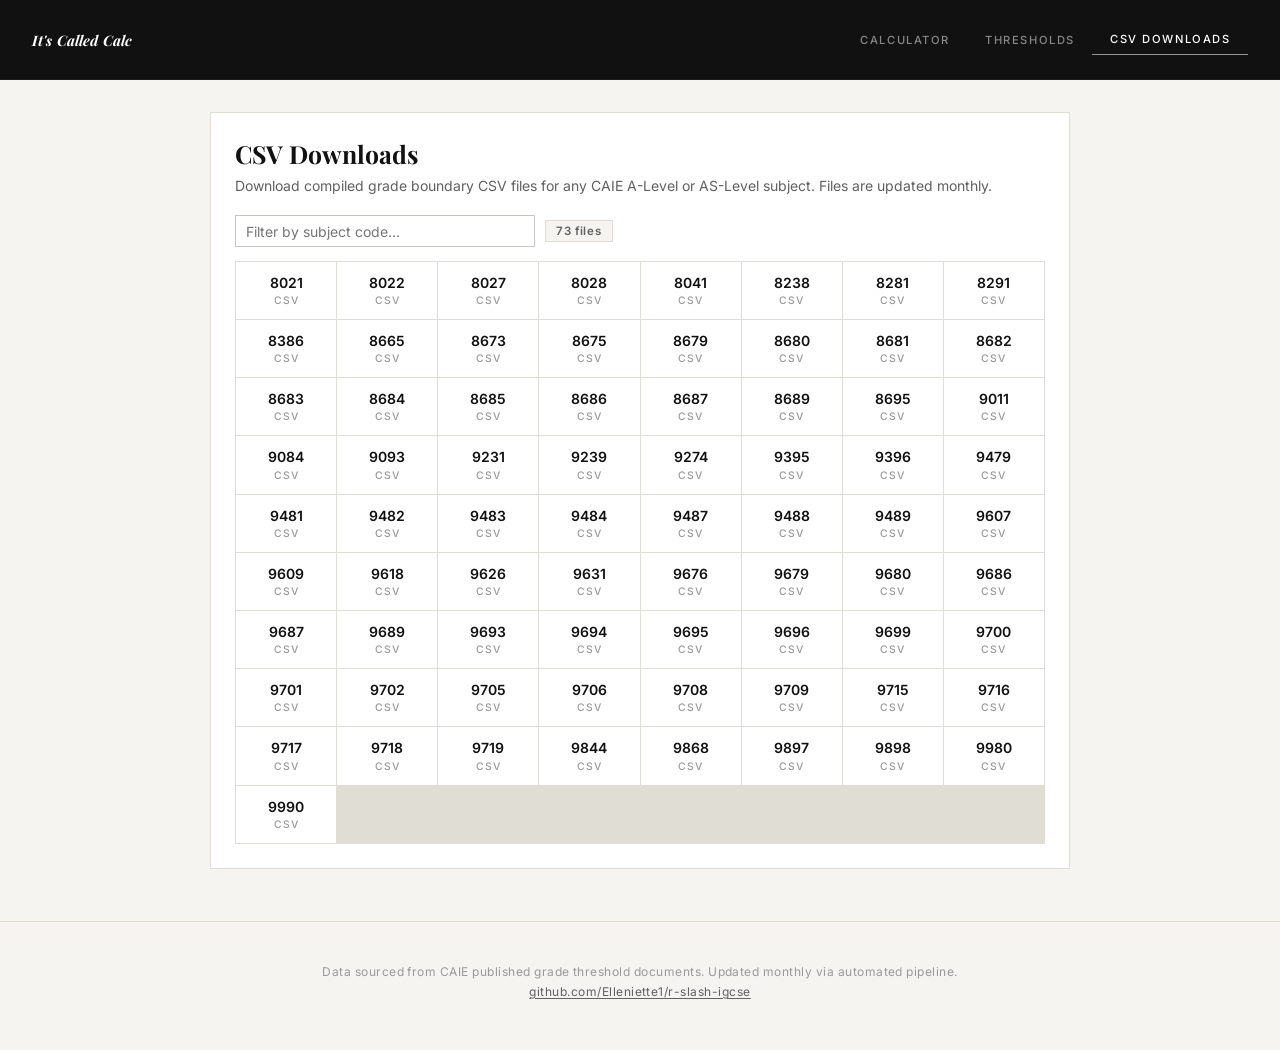
<file: docs/downloads.html>
<!doctype html>
<html lang="en">
<head>
  <meta charset="UTF-8" />
  <meta name="viewport" content="width=device-width, initial-scale=1.0" />
  <title>CSV Downloads – It's Called Calc</title>
  <link rel="stylesheet" href="site.css" />
  <style>
    *, *::before, *::after { box-sizing: border-box; }
    :root { color-scheme: light; }
    body {
      margin: 0;
      background: var(--c-bg);
      color: var(--c-ink);
      font-family: var(--f-sans);
      -webkit-font-smoothing: antialiased;
    }
    .container { max-width: 900px; margin: 0 auto; padding: 2rem 1.25rem; }
    .card {
      background: var(--c-surface);
      border: 1px solid var(--c-border);
      padding: 1.5rem;
      margin-bottom: 1.25rem;
    }
    h1 { font-family: var(--f-serif); font-size: 1.55rem; font-weight: 700; margin: 0 0 .3rem; }
    .subtitle { color: var(--c-ink-2); font-size: .875rem; margin: 0 0 1.1rem; line-height: 1.6; }
    .search-wrap {
      margin-bottom: .85rem;
      display: flex;
      align-items: center;
      gap: .6rem;
      flex-wrap: wrap;
    }
    .search-wrap input {
      width: 100%;
      max-width: 300px;
      border: 1px solid var(--c-border-dark);
      padding: .42rem .65rem;
      font-family: var(--f-sans);
      font-size: .875rem;
      color: var(--c-ink);
      background: var(--c-surface);
      border-radius: 0;
      -webkit-appearance: none;
    }
    .search-wrap input:focus { outline: 2px solid var(--c-ink); outline-offset: -1px; }
    .badge {
      display: inline-flex;
      align-items: center;
      background: var(--c-bg);
      color: var(--c-ink-2);
      border: 1px solid var(--c-border);
      padding: .18rem .65rem;
      font-size: .72rem;
      font-weight: 600;
      letter-spacing: .06em;
    }
    .file-grid {
      display: grid;
      grid-template-columns: repeat(auto-fill, minmax(100px, 1fr));
      gap: 1px;
      background: var(--c-border);
      border: 1px solid var(--c-border);
    }
    .file-item {
      background: var(--c-surface);
      padding: .75rem .5rem;
      text-align: center;
      text-decoration: none;
      color: var(--c-ink);
      font-weight: 600;
      font-size: .875rem;
      transition: background .12s;
      display: flex;
      flex-direction: column;
      gap: .2rem;
      align-items: center;
    }
    .file-item:hover { background: var(--c-bg); }
    .file-item .ext {
      font-size: .65rem;
      font-weight: 500;
      letter-spacing: .1em;
      text-transform: uppercase;
      color: var(--c-ink-3);
    }
    .file-item:hover .ext { color: var(--c-ink-2); }
    .no-results { color: var(--c-ink-3); padding: 1.5rem 0; display: none; font-size: .875rem; }
  </style>
</head>
<body>
  <header class="site-header">
    <a class="site-brand" href="index.html">It's Called Calc</a>
    <button class="nav-toggle" id="navToggle" aria-label="Toggle navigation" aria-expanded="false">☰</button>
    <nav class="site-nav" id="siteNav">
      <a href="calculator.html">Calculator</a>
      <a href="thresholds.html">Thresholds</a>
      <a href="downloads.html" class="active">CSV Downloads</a>
    </nav>
  </header>

  <div class="container">
    <div class="card">
      <h1>CSV Downloads</h1>
      <p class="subtitle">Download compiled grade boundary CSV files for any CAIE A-Level or AS-Level subject. Files are updated monthly.</p>

      <div class="search-wrap">
        <input type="search" id="filterInput" placeholder="Filter by subject code…" aria-label="Filter subject codes" />
        <span id="countBadge" class="badge"></span>
      </div>
      <div class="file-grid" id="fileGrid"></div>
      <p class="no-results" id="noResults">No subjects match your filter.</p>
    </div>
  </div>

  <script src="site.js"></script>
  <script>
    const TABLES_BASE_PATH = "./output/tables";

    const SUBJECT_CODES = [
      "8021","8022","8027","8028","8041","8238","8281","8291","8386","8665",
      "8673","8675","8679","8680","8681","8682","8683","8684","8685","8686",
      "8687","8689","8695","9011","9084","9093","9231","9239","9274","9395",
      "9396","9479","9481","9482","9483","9484","9487","9488","9489","9607",
      "9609","9618","9626","9631","9676","9679","9680","9686","9687","9689",
      "9693","9694","9695","9696","9699","9700","9701","9702","9705","9706",
      "9708","9709","9715","9716","9717","9718","9719","9844","9868","9897",
      "9898","9980","9990"
    ];

    const fileGrid = document.getElementById('fileGrid');
    const noResults = document.getElementById('noResults');
    const countBadge = document.getElementById('countBadge');
    const filterInput = document.getElementById('filterInput');

    function buildGrid(codes) {
      fileGrid.innerHTML = '';
      if (!codes.length) {
        noResults.style.display = '';
        countBadge.textContent = '0 files';
        return;
      }
      noResults.style.display = 'none';
      codes.forEach(code => {
        const a = document.createElement('a');
        a.className = 'file-item';
        a.href = `${TABLES_BASE_PATH}/${code}_all.csv`;
        a.download = `${code}_all.csv`;
        a.title = `Download ${code}_all.csv`;
        a.innerHTML = `<span>${code}</span><span class="ext">CSV</span>`;
        fileGrid.appendChild(a);
      });
      countBadge.textContent = `${codes.length} file${codes.length !== 1 ? 's' : ''}`;
    }

    filterInput.addEventListener('input', () => {
      const q = filterInput.value.trim().toLowerCase();
      const filtered = q ? SUBJECT_CODES.filter(c => c.toLowerCase().includes(q)) : SUBJECT_CODES;
      buildGrid(filtered);
    });

    buildGrid(SUBJECT_CODES);
  </script>

  <footer class="site-footer">
    Data sourced from CAIE published grade threshold documents. Updated monthly via automated pipeline.<br>
    <a href="https://github.com/Elleniette1/r-slash-igcse" target="_blank" rel="noopener">github.com/Elleniette1/r-slash-igcse</a>
  </footer>
</body>
</html>
</file>
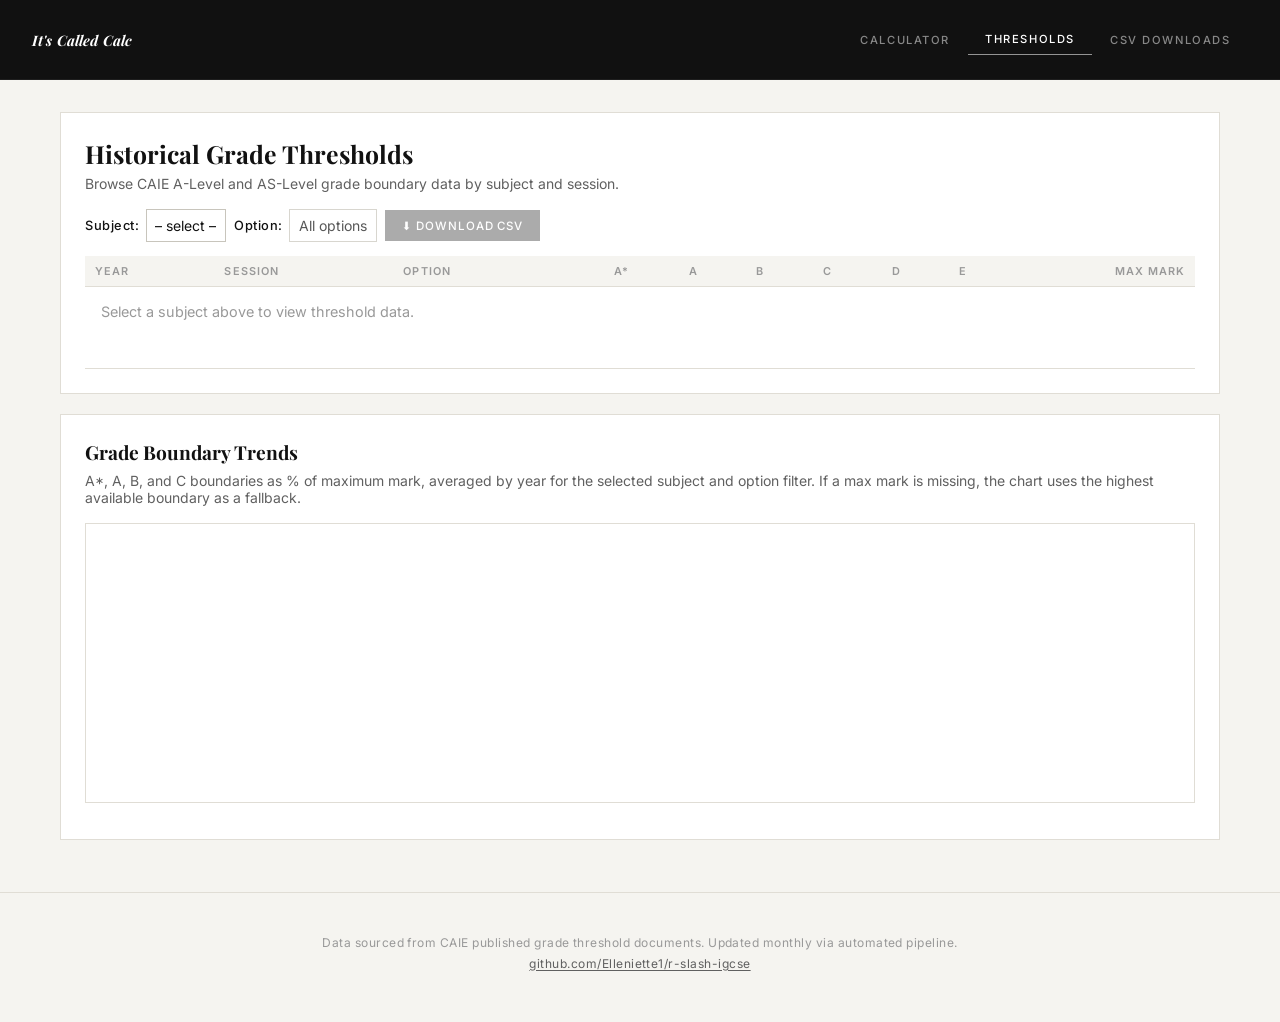
<file: docs/thresholds.html>
<!doctype html>
<html lang="en">
<head>
  <meta charset="UTF-8" />
  <meta name="viewport" content="width=device-width, initial-scale=1.0" />
  <title>Historical Thresholds – It's Called Calc</title>
  <link rel="stylesheet" href="site.css" />
  <style>
    *, *::before, *::after { box-sizing: border-box; }
    :root { color-scheme: light; }
    body {
      margin: 0;
      background: var(--c-bg);
      color: var(--c-ink);
      font-family: var(--f-sans);
      -webkit-font-smoothing: antialiased;
    }
    .container { max-width: 1200px; margin: 0 auto; padding: 2rem 1.25rem; }
    .card {
      background: var(--c-surface);
      border: 1px solid var(--c-border);
      padding: 1.5rem;
      margin-bottom: 1.25rem;
    }
    .card-title {
      font-family: var(--f-serif);
      font-size: 1.55rem;
      font-weight: 700;
      margin: 0 0 .3rem;
    }
    .card-subtitle { color: var(--c-ink-2); font-size: .875rem; margin: 0 0 1.1rem; line-height: 1.6; }
    h1 { font-family: var(--f-serif); font-size: 1.55rem; font-weight: 700; margin: 0 0 .3rem; }
    h2 { font-family: var(--f-serif); font-size: 1.2rem; font-weight: 700; margin: 0 0 .4rem; }
    .subtitle { color: var(--c-ink-2); font-size: .875rem; margin: 0 0 1.1rem; }
    .toolbar {
      display: flex;
      gap: .5rem;
      flex-wrap: wrap;
      align-items: center;
      margin-bottom: .9rem;
    }
    .toolbar label {
      font-size: .8rem;
      font-weight: 500;
      letter-spacing: .04em;
      display: flex;
      align-items: center;
      gap: .4rem;
      white-space: nowrap;
    }
    select {
      border: 1px solid var(--c-border-dark);
      padding: .42rem .55rem;
      background: var(--c-surface);
      font-family: var(--f-sans);
      font-size: .875rem;
      color: var(--c-ink);
      border-radius: 0;
      appearance: none;
      -webkit-appearance: none;
    }
    select:focus { outline: 2px solid var(--c-ink); outline-offset: -1px; }
    button {
      border: 1px solid var(--c-ink);
      background: var(--c-ink);
      color: #fff;
      padding: .48rem 1rem;
      font-family: var(--f-sans);
      font-weight: 500;
      font-size: .72rem;
      letter-spacing: .08em;
      text-transform: uppercase;
      cursor: pointer;
      transition: opacity .15s;
    }
    button:hover { opacity: .75; }
    button:disabled { opacity: .35; cursor: default; }
    .badge {
      display: inline-flex;
      align-items: center;
      background: var(--c-bg);
      color: var(--c-ink-2);
      border: 1px solid var(--c-border);
      padding: .18rem .65rem;
      font-size: .72rem;
      font-weight: 600;
      letter-spacing: .06em;
    }
    .table-wrap { overflow-x: auto; }
    table { border-collapse: collapse; width: 100%; min-width: 620px; font-size: .875rem; }
    th, td {
      border-bottom: 1px solid var(--c-border);
      padding: .5rem .6rem;
      text-align: right;
      vertical-align: middle;
      white-space: nowrap;
    }
    th:first-child, td:first-child,
    th:nth-child(2), td:nth-child(2),
    th:nth-child(3), td:nth-child(3) { text-align: left; }
    thead th {
      background: var(--c-bg);
      font-family: var(--f-sans);
      font-size: .68rem;
      font-weight: 600;
      color: var(--c-ink-3);
      text-transform: uppercase;
      letter-spacing: .1em;
      position: sticky;
      top: var(--header-h) - 2rem;
      z-index: 1;
    }
    tbody tr:first-child td {
      padding-top: 1rem;
    }
    tbody tr:hover { background: var(--c-bg); }
    td.dash { color: var(--c-ink-3); }
    .empty-state { text-align: center; color: var(--c-ink-3); padding: 3rem 1rem; font-size: .9rem; }
    .error-msg { color: #b91c1c; font-size: .875rem; padding: .4rem 0; }

    /* Visualisation section */
    #vizSection { display: none; }
    .stats-table { min-width: unset; width: 100%; }
    .stats-table thead th { text-align: left; }
    .stats-table td { text-align: left; }
    .stats-table td:not(:first-child) { font-variant-numeric: tabular-nums; }
    .grade-chip {
      display: inline-block;
      font-weight: 700;
      font-size: .8rem;
      letter-spacing: .04em;
      min-width: 2rem;
    }
    /* Trend chart */
    .chart-wrap {
      position: relative;
      width: 100%;
    }
    #trendChart {
      width: 100%;
      height: 280px;
      border: 1px solid var(--c-border);
      background: var(--c-surface);
      display: block;
    }
    .chart-legend {
      display: flex;
      gap: 1.25rem;
      flex-wrap: wrap;
      margin-top: .75rem;
    }
    .legend-item {
      display: flex;
      align-items: center;
      gap: .35rem;
      font-size: .78rem;
      color: var(--c-ink-2);
    }
    .legend-dot {
      width: 10px;
      height: 10px;
      border-radius: 50%;
      flex-shrink: 0;
    }
  </style>
</head>
<body>
  <header class="site-header">
    <a class="site-brand" href="index.html">It's Called Calc</a>
    <button class="nav-toggle" id="navToggle" aria-label="Toggle navigation" aria-expanded="false">☰</button>
    <nav class="site-nav" id="siteNav">
      <a href="calculator.html">Calculator</a>
      <a href="thresholds.html" class="active">Thresholds</a>
      <a href="downloads.html">CSV Downloads</a>
    </nav>
  </header>

  <div class="container">
    <div class="card">
      <h1>Historical Grade Thresholds</h1>
      <p class="subtitle">Browse CAIE A-Level and AS-Level grade boundary data by subject and session.</p>
      <div class="toolbar">
        <label>
          Subject:
          <select id="subjectSelect">
            <option value="">– select –</option>
          </select>
        </label>
        <label>
          Option:
          <select id="optionSelect" disabled>
            <option value="">All options</option>
          </select>
        </label>
        <button id="downloadBtn" type="button" disabled>⬇ Download CSV</button>
        <span id="rowCount" class="badge" style="display:none"></span>
      </div>
      <div id="errorMsg" class="error-msg" style="display:none"></div>

      <div class="table-wrap">
        <table>
          <thead>
            <tr>
              <th>Year</th>
              <th>Session</th>
              <th>Option</th>
              <th>A*</th>
              <th>A</th>
              <th>B</th>
              <th>C</th>
              <th>D</th>
              <th>E</th>
              <th>Max&nbsp;Mark</th>
            </tr>
          </thead>
          <tbody id="threshBody">
            <tr><td colspan="10" class="empty-state">Select a subject above to view threshold data.</td></tr>
          </tbody>
        </table>
      </div>
    </div>

    <div class="card">
      <h2>Grade Boundary Trends</h2>
      <p class="subtitle">A*, A, B, and C boundaries as % of maximum mark, averaged by year for the selected subject and option filter. If a max mark is missing, the chart uses the highest available boundary as a fallback.</p>
      <div class="chart-wrap">
        <canvas id="trendChart" role="img" aria-label="Line chart of grade boundary trends over time"></canvas>
      </div>
      <div class="chart-legend" id="chartLegend"></div>
    </div>

    <div id="vizSection">
      <div class="card">
        <h2>Summary Statistics</h2>
        <p class="subtitle">Grade boundary as a percentage of maximum mark across all loaded sessions for the selected filter.</p>
        <div class="table-wrap" id="statsWrap"></div>
      </div>
    </div>
  </div>

  <script src="site.js"></script>
  <script>
    const TABLES_BASE_PATH = "./output/tables";

    const SUBJECT_CODES = [
      "8021","8022","8027","8028","8041","8238","8281","8291","8386","8665",
      "8673","8675","8679","8680","8681","8682","8683","8684","8685","8686",
      "8687","8689","8695","9011","9084","9093","9231","9239","9274","9395",
      "9396","9479","9481","9482","9483","9484","9487","9488","9489","9607",
      "9609","9618","9626","9631","9676","9679","9680","9686","9687","9689",
      "9693","9694","9695","9696","9699","9700","9701","9702","9705","9706",
      "9708","9709","9715","9716","9717","9718","9719","9844","9868","9897",
      "9898","9980","9990"
    ];

    function parseCsv(text) {
      const rows = [];
      let row = [], field = "", inQuotes = false;
      for (let i = 0; i < text.length; i++) {
        const char = text[i], next = text[i + 1];
        if (char === '"' && inQuotes && next === '"') { field += '"'; i++; continue; }
        if (char === '"') { inQuotes = !inQuotes; continue; }
        if (char === ',' && !inQuotes) { row.push(field); field = ""; continue; }
        if ((char === '\n' || char === '\r') && !inQuotes) {
          if (char === '\r' && next === '\n') i++;
          row.push(field);
          if (row.some(v => v.trim() !== '')) rows.push(row);
          row = []; field = ""; continue;
        }
        field += char;
      }
      row.push(field);
      if (row.some(v => v.trim() !== '')) rows.push(row);
      return rows;
    }

    function normalizeCsvRows(csvRows) {
      if (!csvRows.length) return [];
      const headers = csvRows[0].map(h => String(h || '').trim().toLowerCase());
      return csvRows.slice(1).map(values => {
        const rec = {};
        headers.forEach((h, i) => { rec[h] = String(values[i] ?? '').trim(); });
        return rec;
      });
    }

    function parseThresholdNumber(value) {
      if (value === null || value === undefined) return NaN;
      const cleaned = String(value).trim().replace(/,/g, '');
      if (!cleaned || cleaned === '–' || cleaned === '-') return NaN;
      const parsed = Number(cleaned);
      return Number.isFinite(parsed) ? parsed : NaN;
    }

    function monthRank(month) {
      const key = String(month || '').trim().toLowerCase();
      if (key === 'fm') return 1;
      if (key === 'mj') return 2;
      if (key === 'on') return 3;
      return 0;
    }

    function makeCell(val) {
      const td = document.createElement('td');
      const s = String(val ?? '').trim();
      if (!s || s === '–' || s === '-') { td.textContent = '–'; td.className = 'dash'; }
      else td.textContent = s;
      return td;
    }

    // Populate subject dropdown
    const subjectSelect = document.getElementById('subjectSelect');
    SUBJECT_CODES.forEach(code => {
      const opt = document.createElement('option');
      opt.value = code;
      opt.textContent = code;
      subjectSelect.appendChild(opt);
    });

    const optionSelect = document.getElementById('optionSelect');
    const downloadBtn = document.getElementById('downloadBtn');
    const rowCountEl = document.getElementById('rowCount');
    const errorMsg = document.getElementById('errorMsg');
    const threshBody = document.getElementById('threshBody');

    let currentRows = [];
    let currentSubject = '';

    function renderTable(rows) {
      threshBody.innerHTML = '';
      if (!rows.length) {
        const tr = document.createElement('tr');
        const td = document.createElement('td');
        td.colSpan = 10;
        td.className = 'empty-state';
        td.textContent = 'No data found for the selected filters.';
        tr.appendChild(td);
        threshBody.appendChild(tr);
        rowCountEl.style.display = 'none';
        return;
      }
      rows.forEach(r => {
        const tr = document.createElement('tr');
        tr.appendChild(makeCell(r.year));
        const sessionTd = document.createElement('td');
        sessionTd.textContent = String(r.month || '').trim().toUpperCase();
        tr.appendChild(sessionTd);
        const optTd = document.createElement('td');
        optTd.textContent = String(r.option || '').trim().toUpperCase();
        tr.appendChild(optTd);
        tr.appendChild(makeCell(r['a*']));
        tr.appendChild(makeCell(r.a));
        tr.appendChild(makeCell(r.b));
        tr.appendChild(makeCell(r.c));
        tr.appendChild(makeCell(r.d));
        tr.appendChild(makeCell(r.e));
        tr.appendChild(makeCell(r['maximum mark after weighting']));
        threshBody.appendChild(tr);
      });
      rowCountEl.textContent = `${rows.length} row${rows.length !== 1 ? 's' : ''}`;
      rowCountEl.style.display = '';
    }

    function applyFilter() {
      const option = optionSelect.value;
      const rows = option
        ? currentRows.filter(r => String(r.option || '').trim().toUpperCase() === option)
        : currentRows;
      renderTable(rows);
      updateViz(rows);
    }

    async function loadSubject(code) {
      errorMsg.style.display = 'none';
      threshBody.innerHTML = '<tr><td colspan="10" class="empty-state">Loading…</td></tr>';
      rowCountEl.style.display = 'none';
      downloadBtn.disabled = true;
      optionSelect.innerHTML = '<option value="">All options</option>';
      optionSelect.disabled = true;
      document.getElementById('vizSection').style.display = 'none';
      try {
        const res = await fetch(`${TABLES_BASE_PATH}/${code}_all.csv`, { cache: 'no-store' });
        if (!res.ok) throw new Error(`No table found for subject ${code}.`);
        const text = await res.text();
        let rows = normalizeCsvRows(parseCsv(text));
        rows.sort((a, b) => {
          const yA = Number(a.year) || 0, yB = Number(b.year) || 0;
          if (yA !== yB) return yB - yA;
          return monthRank(b.month) - monthRank(a.month);
        });
        currentRows = rows;
        currentSubject = code;

        const options = [...new Set(
          rows.map(r => String(r.option || '').trim().toUpperCase()).filter(Boolean)
        )].sort();
        options.forEach(opt => {
          const o = document.createElement('option');
          o.value = opt;
          o.textContent = opt;
          optionSelect.appendChild(o);
        });
        optionSelect.disabled = options.length === 0;

        downloadBtn.disabled = false;
        applyFilter();
      } catch (err) {
        errorMsg.textContent = err.message;
        errorMsg.style.display = '';
        threshBody.innerHTML = '<tr><td colspan="10" class="empty-state">Failed to load data.</td></tr>';
      }
    }

    subjectSelect.addEventListener('change', () => {
      if (subjectSelect.value) {
        loadSubject(subjectSelect.value);
      } else {
        currentRows = [];
        currentSubject = '';
        threshBody.innerHTML = '<tr><td colspan="10" class="empty-state">Select a subject above to view threshold data.</td></tr>';
        optionSelect.innerHTML = '<option value="">All options</option>';
        optionSelect.disabled = true;
        downloadBtn.disabled = true;
        rowCountEl.style.display = 'none';
        document.getElementById('vizSection').style.display = 'none';
      }
    });

    optionSelect.addEventListener('change', applyFilter);

    downloadBtn.addEventListener('click', () => {
      if (!currentSubject || !SUBJECT_CODES.includes(currentSubject)) return;
      const a = document.createElement('a');
      a.href = `${TABLES_BASE_PATH}/${currentSubject}_all.csv`;
      a.download = `${currentSubject}_all.csv`;
      a.click();
    });

    /* ── Visualisations ──────────────────────────────────────── */

    const GRADE_KEYS   = ['a*', 'a', 'b', 'c', 'd', 'e'];
    const GRADE_LABELS = ['A*', 'A', 'B', 'C', 'D', 'E'];
    const GRADE_COLORS = {
      'a*': '#111111',
      'a':  '#2563eb',
      'b':  '#059669',
      'c':  '#d97706',
      'd':  '#9333ea',
      'e':  '#ef4444'
    };

    const CHART_GRADE_KEYS   = ['a*', 'a', 'b', 'c'];
    const CHART_GRADE_LABELS = ['A*', 'A', 'B', 'C'];

    function getReferenceMaxMark(row) {
      const explicitMax = parseThresholdNumber(row['maximum mark after weighting']);
      if (Number.isFinite(explicitMax) && explicitMax > 0) return explicitMax;
      const fallbackCandidates = ['a*', 'a', 'b', 'c', 'd', 'e']
        .map(key => parseThresholdNumber(row[key]))
        .filter(value => Number.isFinite(value) && value > 0);
      return fallbackCandidates.length ? Math.max(...fallbackCandidates) : NaN;
    }

    function parsePct(boundary, maxMark) {
      const b = parseFloat(boundary);
      const m = parseFloat(maxMark);
      return (isFinite(b) && isFinite(m) && m > 0) ? (b / m) * 100 : null;
    }

    function updateViz(rows) {
      const vizSection = document.getElementById('vizSection');
      if (!rows.length) { vizSection.style.display = 'none'; return; }
      vizSection.style.display = '';
      renderStats(rows);
      requestAnimationFrame(() => renderTrendChart(rows));
    }

    function renderStats(rows) {
      // Find latest session row (for "Latest" column)
      const sorted = [...rows].sort((a, b) => {
        const yA = Number(a.year) || 0, yB = Number(b.year) || 0;
        if (yA !== yB) return yB - yA;
        return monthRank(b.month) - monthRank(a.month);
      });
      const latest = sorted[0] || null;
      const latestLabel = latest
        ? `${latest.year} ${(latest.month || '').toUpperCase()}`
        : '—';

      const stats = GRADE_KEYS.map((g, i) => {
        const pcts = rows.map(r => parsePct(r[g], getReferenceMaxMark(r))).filter(v => v !== null);
        const latestPct = latest ? parsePct(latest[g], getReferenceMaxMark(latest)) : null;
        const mean = pcts.length ? pcts.reduce((a, b) => a + b, 0) / pcts.length : null;
        return {
          label: GRADE_LABELS[i],
          color: GRADE_COLORS[g],
          count: pcts.length,
          mean,
          min: pcts.length ? Math.min(...pcts) : null,
          max: pcts.length ? Math.max(...pcts) : null,
          latest: latestPct
        };
      });

      const fmt = v => (v !== null ? v.toFixed(1) + '%' : '—');

      const table = document.createElement('table');
      table.className = 'stats-table';

      // Build header row using DOM to safely insert latestLabel (from CSV data) as textContent
      const thead = table.createTHead();
      const hrow = thead.insertRow();
      ['Grade', 'Mean %', 'Min %', 'Max %', 'Latest', 'Sessions'].forEach((text, i) => {
        const th = document.createElement('th');
        if (i === 4) {
          th.textContent = 'Latest (' + latestLabel + ')';
        } else {
          th.textContent = text;
        }
        hrow.appendChild(th);
      });

      // Build data rows — all values are from hardcoded arrays or numeric formatting, safe for innerHTML
      const tbody = table.createTBody();
      stats.forEach(s => {
        const tr = tbody.insertRow();
        const chipTd = tr.insertCell();
        const chip = document.createElement('span');
        chip.className = 'grade-chip';
        chip.style.color = s.color;
        chip.textContent = s.label;
        chipTd.appendChild(chip);
        [fmt(s.mean), fmt(s.min), fmt(s.max), fmt(s.latest), String(s.count)].forEach(val => {
          const td = tr.insertCell();
          td.textContent = val;
        });
      });
      const wrap = document.getElementById('statsWrap');
      wrap.innerHTML = '';
      wrap.appendChild(table);
    }

    function renderTrendChart(rows) {
      const canvas = document.getElementById('trendChart');
      const cssW = canvas.getBoundingClientRect().width || canvas.parentElement?.getBoundingClientRect().width || 800;
      const cssH = 280;
      const dpr = window.devicePixelRatio || 1;
      canvas.width = Math.round(cssW * dpr);
      canvas.height = Math.round(cssH * dpr);
      canvas.style.height = cssH + 'px';

      const ctx = canvas.getContext('2d');
      ctx.setTransform(dpr, 0, 0, dpr, 0, 0);
      const W = cssW, H = cssH;
      const padT = 16, padB = 52, padL = 44, padR = 16;
      const cW = W - padL - padR, cH = H - padT - padB;

      // Group by year and average across all matching rows in that year.
      const yearMap = new Map();
      rows.forEach(r => {
        const year = String(r.year || '').trim();
        if (!year) return;
        if (!yearMap.has(year)) {
          yearMap.set(year, { year, rows: [] });
        }
        yearMap.get(year).rows.push(r);
      });

      const years = [...yearMap.values()].sort((a, b) => {
        const yA = Number(a.year) || 0, yB = Number(b.year) || 0;
        return yA - yB;
      });

      if (!years.length) return;

      // Compute per-grade % at each year (average across rows in that year)
      const gradeData = {};
      CHART_GRADE_KEYS.forEach(g => {
        gradeData[g] = years.map(s => {
          const vals = s.rows.map(r => parsePct(r[g], getReferenceMaxMark(r))).filter(v => v !== null);
          return vals.length ? vals.reduce((a, b) => a + b, 0) / vals.length : null;
        });
      });

      // Y axis range
      let yMin = Infinity, yMax = -Infinity;
      CHART_GRADE_KEYS.forEach(g => gradeData[g].forEach(v => {
        if (v !== null) { yMin = Math.min(yMin, v); yMax = Math.max(yMax, v); }
      }));
      if (!isFinite(yMin)) { yMin = 0; yMax = 100; }
      yMin = Math.max(0, Math.floor((yMin - 5) / 10) * 10);
      yMax = Math.min(100, Math.ceil((yMax + 5) / 10) * 10);
      if (yMax <= yMin) yMax = yMin + 20;

      const xScale = i => padL + (years.length > 1 ? (i / (years.length - 1)) * cW : cW / 2);
      const yScale = v => padT + cH - ((v - yMin) / (yMax - yMin)) * cH;

      ctx.clearRect(0, 0, W, H);

      // Grid lines + Y labels
      const ySteps = Math.round((yMax - yMin) / 10);
      ctx.strokeStyle = '#e8e5df';
      ctx.lineWidth = 1;
      ctx.fillStyle = '#999';
      ctx.font = `10px Inter, system-ui, sans-serif`;
      ctx.textAlign = 'right';
      for (let i = 0; i <= ySteps; i++) {
        const yv = yMin + i * 10;
        const y = yScale(yv);
        ctx.beginPath(); ctx.moveTo(padL, y); ctx.lineTo(padL + cW, y); ctx.stroke();
        ctx.fillText(yv + '%', padL - 5, y + 3.5);
      }

      // X axis year labels (rotated)
      const maxXLabels = Math.min(years.length, 14);
      const xStep = Math.max(1, Math.ceil(years.length / maxXLabels));
      ctx.fillStyle = '#999';
      ctx.font = `10px Inter, system-ui, sans-serif`;
      years.forEach((s, i) => {
        if (i % xStep !== 0 && i !== years.length - 1) return;
        const x = xScale(i);
        ctx.save();
        ctx.translate(x, H - padB + 6);
        ctx.rotate(-Math.PI / 4);
        ctx.textAlign = 'right';
        ctx.fillText(String(s.year), 0, 0);
        ctx.restore();
      });

      // Grade lines
      CHART_GRADE_KEYS.forEach(g => {
        const data = gradeData[g];
        const color = GRADE_COLORS[g];
        ctx.strokeStyle = color;
        ctx.lineWidth = 1.5;
        ctx.beginPath();
        let started = false;
        data.forEach((v, i) => {
          if (v === null) { started = false; return; }
          const x = xScale(i), y = yScale(v);
          if (!started) {
            ctx.moveTo(x, y);
            started = true;
          } else {
            ctx.lineTo(x, y);
          }
        });
        ctx.stroke();

        if (years.length <= 24) {
          data.forEach((v, i) => {
            if (v === null) return;
            ctx.fillStyle = color;
            ctx.beginPath();
            ctx.arc(xScale(i), yScale(v), 2.5, 0, Math.PI * 2);
            ctx.fill();
          });
        }
      });

      // Legend
      const legendEl = document.getElementById('chartLegend');
      legendEl.innerHTML = CHART_GRADE_KEYS.map((g, i) =>
        `<span class="legend-item"><span class="legend-dot" style="background:${GRADE_COLORS[g]}"></span>${CHART_GRADE_LABELS[i]}</span>`
      ).join('');
    }

    // Re-render chart on window resize
    let resizeTimer;
    window.addEventListener('resize', () => {
      clearTimeout(resizeTimer);
      resizeTimer = setTimeout(() => {
        const option = optionSelect.value;
        const rows = option
          ? currentRows.filter(r => String(r.option || '').trim().toUpperCase() === option)
          : currentRows;
        if (rows.length) renderTrendChart(rows);
      }, 150);
    });
  </script>

  <footer class="site-footer">
    Data sourced from CAIE published grade threshold documents. Updated monthly via automated pipeline.<br>
    <a href="https://github.com/Elleniette1/r-slash-igcse" target="_blank" rel="noopener">github.com/Elleniette1/r-slash-igcse</a>
  </footer>
</body>
</html>
</file>
<file: docs/site.css>
@import url('https://fonts.googleapis.com/css2?family=Playfair+Display:ital,wght@0,700;0,900;1,700&family=Inter:wght@300;400;500;600&display=swap');

/* ── Design tokens ──────────────────────────────────────── */
:root {
  --c-bg:           #f5f4f0;
  --c-surface:      #ffffff;
  --c-ink:          #111111;
  --c-ink-2:        #606060;
  --c-ink-3:        #999999;
  --c-border:       #e0ddd5;
  --c-border-dark:  #c8c5bc;
  --c-accent:       #1e3a5f;
  --c-accent-light: #e8eef8;
  --c-nav:          #111111;
  --f-serif:        'Playfair Display', Georgia, serif;
  --f-sans:         'Inter', system-ui, -apple-system, sans-serif;
  --radius:         2px;
  --header-h:       80px;
}

/* ── Navigation ─────────────────────────────────────────── */
.site-header {
  background: var(--c-nav);
  padding: 0 2rem;
  display: flex;
  align-items: center;
  gap: 2rem;
  min-height: var(--header-h);
  position: sticky;
  top: 0;
  transform: translateY(0px);
  z-index: 200;
  border-bottom: 1px solid rgba(255,255,255,.06);
}

.site-brand {
  font-family: var(--f-serif);
  font-weight: 700;
  font-style: italic;
  font-size: .9rem;
  color: #ffffff;
  text-decoration: none;
  letter-spacing: .01em;
  white-space: nowrap;
  margin-right: auto;
}

.site-nav {
  display: flex;
  gap: 0;
  align-items: center;
}

.site-nav a {
  color: #888888;
  text-decoration: none;
  font-family: var(--f-sans);
  font-weight: 500;
  font-size: .7rem;
  letter-spacing: .14em;
  text-transform: uppercase;
  padding: .5rem 1.1rem;
  transition: color .15s;
  white-space: nowrap;
}

.site-nav a:hover {
  color: #ffffff;
}

.site-nav a.active {
  color: #ffffff;
  border-bottom: 1.5px solid rgba(255,255,255,.55);
}

.nav-toggle {
  display: none;
  background: none;
  border: none;
  color: #fff;
  font-size: 1.3rem;
  cursor: pointer;
  padding: .3rem .4rem;
  line-height: 1;
}

.nav-toggle:hover {
  color: rgba(255,255,255,.75);
}

@media (max-width: 640px) {
  .site-header {
    flex-wrap: wrap;
    padding: .7rem 1.25rem;
    gap: 0;
  }

  .site-brand {
    flex: 1;
  }

  .nav-toggle {
    display: block;
    margin-left: .5rem;
  }

  .site-nav {
    display: none;
    flex-direction: column;
    align-items: stretch;
    width: 100%;
    padding: .6rem 0 .3rem;
    gap: 0;
    border-top: 1px solid rgba(255,255,255,.08);
    margin-top: .6rem;
  }

  .site-nav.open {
    display: flex;
  }

  .site-nav a {
    padding: .65rem 0;
    border-bottom: none;
  }
}

/* ── Footer ─────────────────────────────────────────────── */
.site-footer {
  text-align: center;
  color: var(--c-ink-3);
  font-size: .75rem;
  letter-spacing: .04em;
  padding: 2.5rem 1rem 3rem;
  border-top: 1px solid var(--c-border);
  line-height: 1.7;
}

.site-footer a {
  color: var(--c-ink-2);
  text-decoration: underline;
  text-underline-offset: 2px;
}

.site-footer a:hover {
  color: var(--c-ink);
}
</file>
